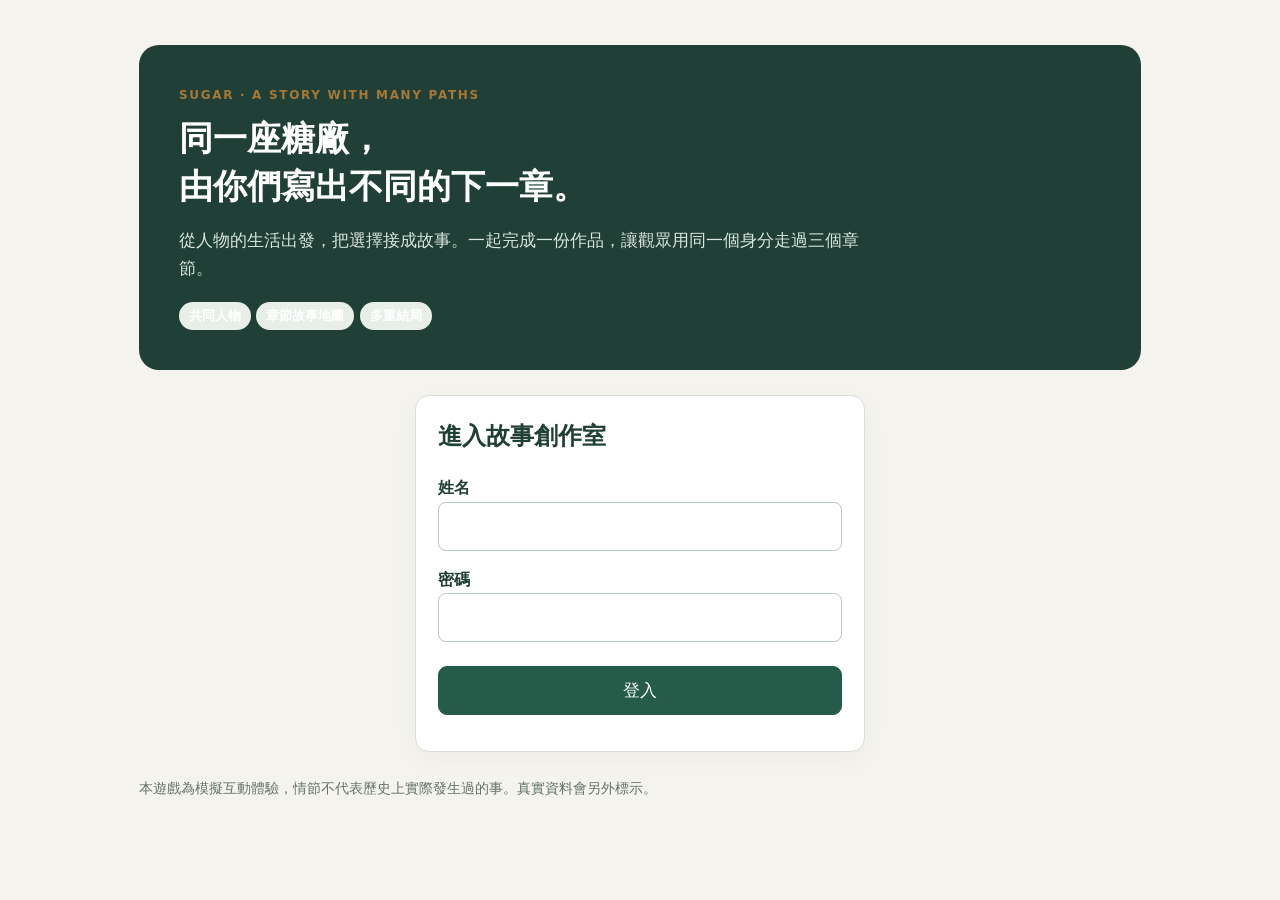
<file: index.html>
<!doctype html><html lang="zh-Hant"><head><meta charset="utf-8"><meta name="viewport" content="width=device-width,initial-scale=1"><title>糖的多重宇宙｜故事創作室</title><link rel="stylesheet" href="styles.css?v=2.3"></head><body><div id="app"></div><div id="drawer-root"></div><dialog id="modal"></dialog><div id="toast" role="status" aria-live="polite"></div><script src="config.js?v=2.3"></script><script src="transport.js?v=2.3"></script><script src="model.js?v=2.3"></script><script src="app.js?v=2.3"></script></body></html>
</file>
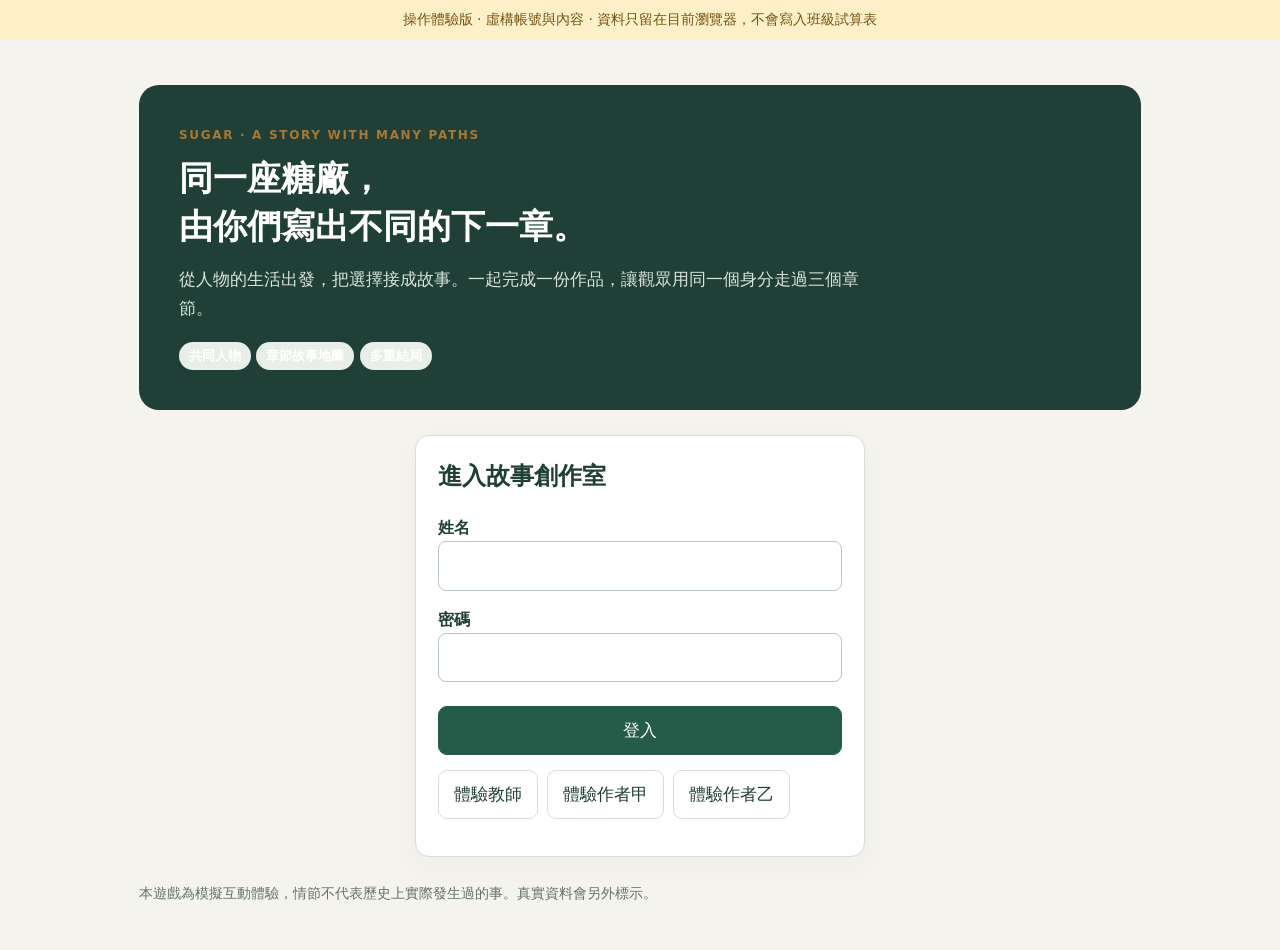
<file: demo.html>
<!doctype html><html lang="zh-Hant"><head><meta charset="utf-8"><meta name="viewport" content="width=device-width,initial-scale=1"><title>糖的多重宇宙｜故事創作室</title><style>:root{--ink:#203f37;--green:#255c49;--paper:#f5f3ed;--line:#d6dfd6;--gold:#a67936;--blue:#366a91;--muted:#63746b;--red:#a64536;--shadow:0 8px 28px #213f3709}*{box-sizing:border-box}body{margin:0;background:var(--paper);color:var(--ink);font:17px/1.7 system-ui,"Noto Sans TC",sans-serif}button,input,textarea,select{font:inherit}button,a.button{border:1px solid var(--line);border-radius:9px;padding:9px 15px;min-height:43px;background:white;color:var(--ink);cursor:pointer;text-decoration:none}button:hover,a.button:hover{background:#edf3eb;border-color:#7c9d87}button:disabled{opacity:.45;cursor:default}.primary{background:var(--green)!important;color:white!important;border-color:var(--green)!important}.danger{color:var(--red)!important}.small{font-size:14px;padding:5px 11px;min-height:34px}h1,h2,h3,p{margin-top:0}h1{font-size:29px;line-height:1.4}h2{font-size:24px;line-height:1.5}h3{font-size:19px}a{color:var(--green)}label{display:block;font-size:16px;font-weight:650;margin:15px 0 6px}input,textarea,select{width:100%;font-weight:400;color:var(--ink);background:white;border:1px solid #b9c9bd;border-radius:8px;padding:10px 12px}input[type=checkbox]{width:auto;accent-color:var(--green);margin-right:8px}textarea{min-height:110px;line-height:1.8;resize:vertical}input:focus,textarea:focus,select:focus,button:focus-visible{outline:3px solid #b9d2bf;outline-offset:2px}.row{display:flex;align-items:center;gap:12px;flex-wrap:wrap}.between{justify-content:space-between}.muted,small{color:var(--muted);font-size:14px}.tag{display:inline-block;font-size:13px;font-weight:700;border-radius:20px;padding:3px 10px;background:#e7efe8}.tag.choice{color:#865b13;background:#f5e9d1}.tag.ending{color:#315f85;background:#e4edf6}.tag.source{color:#795180;background:#f0e7f2}.tag.assigned{color:#246448;background:#dbf0df}.tag.pending{color:#9b5922;background:#faebdc}.top{padding:20px 30px;background:#203f37;color:white}.top small{color:#d4dfd7}.brand{font-size:23px;font-weight:800;letter-spacing:.04em}.eyebrow{font-size:12px;letter-spacing:.14em;color:var(--gold);font-weight:800}.wrap{max-width:1600px;padding:25px 30px;margin:auto}.toolbar{display:flex;gap:9px;align-items:center;flex-wrap:wrap;margin:15px 0}.panel,.card{background:white;border:1px solid var(--line);padding:22px;border-radius:14px;box-shadow:var(--shadow);margin-bottom:18px}.notice{background:#fcf4e2;border-left:4px solid var(--gold);padding:14px 17px;border-radius:5px;margin:15px 0;white-space:pre-wrap}.notice.good{background:#eaf4ed;border-color:var(--green)}.notice.error{background:#fff0eb;border-color:var(--red)}.demo-banner{padding:8px 20px;text-align:center;background:#fff0c9;color:#765313;font-size:14px}.common{display:grid;grid-template-columns:minmax(0,1fr) auto;gap:20px;align-items:center}.common p{margin:6px 0 0}.roles{display:flex;gap:13px;overflow:auto;padding:3px 1px 13px}.role-card{flex:0 0 245px;background:white;border:1px solid var(--line);border-radius:12px;padding:16px;text-align:left;box-shadow:var(--shadow)}.role-card h3{margin:9px 0 2px}.role-card p{font-size:14px;line-height:1.65;margin:6px 0}.role-portrait{width:48px;height:48px;object-fit:cover;float:right;border-radius:50%;background:#edf3e9}.chapters{display:flex;gap:8px;overflow-x:auto;margin:12px 0 20px}.chapters button{min-width:145px;white-space:nowrap;text-align:left}.chapters button.active{background:var(--green);color:white;border-color:var(--green)}.chapters small{display:block;color:inherit;opacity:.85}.work-area{display:grid;grid-template-columns:minmax(0,1fr);gap:20px}.map-panel{background:#fcfdf8;border:1px solid var(--line);border-radius:15px;overflow:hidden}.map-head{padding:18px 22px;border-bottom:1px solid var(--line);background:white}.map-head h2{margin:0}.map-head p{margin:5px 0 0}.map-scroller{overflow:auto;max-height:650px;background-image:radial-gradient(#b7c5b84d 1px,transparent 1px);background-size:22px 22px;touch-action:pan-x pan-y}.canvas{position:relative;min-width:100%;min-height:420px}.canvas svg{position:absolute;inset:0;overflow:visible;pointer-events:none}.node{position:absolute;width:245px;border:1px solid #becfc0;background:white;border-radius:12px;box-shadow:0 5px 16px #203f3710;padding:15px;min-height:150px;touch-action:pan-x pan-y}.node.ending{border-top:4px solid #5786a6}.node.choice{border-top:4px solid #b58a42}.node.assigned{box-shadow:0 0 0 2px #70a77c,0 5px 15px #203f3710}.node h3{font-size:18px;margin:10px 0 8px;line-height:1.5}.node .summary{font-size:14px;margin:5px 0;color:var(--muted);display:-webkit-box;-webkit-line-clamp:2;-webkit-box-orient:vertical;overflow:hidden}.node-open{padding:0;min-height:0;border:0;width:100%;text-align:left;background:none}.node-open:hover{background:none}.node-footer{margin-top:8px;padding-top:8px;border-top:1px solid var(--line)}.outlet{display:flex;align-items:center;gap:8px;font-size:13px;margin-top:7px}.outlet-text{flex:1;white-space:nowrap;overflow:hidden;text-overflow:ellipsis}.pin{width:19px;height:19px;min-height:19px;padding:0;border:2px solid #a67936;border-radius:50%;background:#fff7e4;touch-action:none}.pin.linked{background:#a67936}.grab{cursor:grab;touch-action:none;user-select:none;font-size:13px;color:var(--muted);padding:4px 0;border-bottom:1px dashed var(--line)}.dragging{cursor:grabbing;z-index:4;opacity:.9}.drop-target{outline:4px solid #83b48b}.map-hint{padding:12px 22px;color:var(--muted);font-size:14px;border-top:1px solid var(--line)}.grid{display:grid;grid-template-columns:repeat(auto-fit,minmax(240px,1fr));gap:15px}.grid .card{margin-bottom:0}.drawer-wrap{position:fixed;inset:0;background:#102c224d;z-index:20;display:flex;justify-content:flex-end}.drawer{width:min(650px,96vw);height:100%;overflow-y:auto;background:#fbfcf7;border-left:1px solid var(--line);box-shadow:-10px 0 45px #102c221a}.drawer-head{position:sticky;top:0;background:#203f37;color:white;padding:17px 24px;z-index:3}.drawer-head h2{font-size:21px;margin:0}.drawer-body{padding:22px 26px}.drawer form{margin:0}.savebar{position:sticky;bottom:0;background:#fffdf5ed;border:1px solid var(--line);padding:12px;border-radius:10px;margin-top:22px;z-index:3}.section{border-top:1px solid var(--line);padding-top:16px;margin-top:22px}.section h3{margin-bottom:8px}.option-card{border:1px solid #ddcfb3;border-left:4px solid #b38a49;background:#fffdf7;border-radius:9px;padding:14px;margin:16px 0}.option-card label{margin-top:10px}.option-card textarea{min-height:88px}.checkbox-list{display:flex;gap:8px;flex-wrap:wrap}.checkbox-list label{font-weight:400;font-size:14px;margin:0;border:1px solid var(--line);border-radius:8px;padding:7px 10px;background:white}.upload-zone{border:1px dashed #98b59c;background:#f3f7ef;border-radius:10px;padding:15px}.upload-zone input{background:white;font-size:14px;padding:8px}.preview-image{display:block;max-width:100%;max-height:230px;object-fit:contain;margin:13px auto;background:#eef1e9;border-radius:9px}.asset-picks{display:flex;gap:9px;overflow-x:auto;padding:10px 0}.asset-picks button{flex:0 0 90px;padding:5px;font-size:12px}.asset-picks img{width:78px;height:58px;object-fit:contain}.source-card{background:#f6f2f8;border:1px solid #d8cce0;border-radius:10px;padding:15px;margin:12px 0}.source-card p{font-size:15px}.history-text{max-height:280px;overflow:auto;white-space:pre-wrap;font-size:14px;background:#f1f4ed;padding:14px;border-radius:8px}dialog{width:min(760px,94vw);max-height:90vh;overflow:auto;border:1px solid var(--line);border-radius:16px;padding:25px;color:var(--ink)}dialog::backdrop{background:#102c227a}#toast{position:fixed;bottom:25px;left:50%;transform:translateX(-50%);padding:12px 23px;background:var(--ink);color:white;border-radius:10px;z-index:50;max-width:92vw;box-shadow:0 5px 30px #0003}#toast:empty{display:none}.spinner{display:inline-block;width:16px;height:16px;margin-right:7px;vertical-align:middle;border:2px solid #ffffff66;border-top-color:white;border-radius:50%;animation:spin .8s linear infinite}@keyframes spin{to{transform:rotate(360deg)}}.login-wrap{max-width:1050px;margin:45px auto;padding:0 24px}.hero{background:#203f37;color:white;border-radius:20px;padding:40px}.hero h1{font-size:34px;max-width:650px;margin:10px 0 15px}.hero p{color:#d8e5db;max-width:680px}.login-card{max-width:450px;margin:25px auto}.play{max-width:900px;margin:32px auto;padding:0 22px}.play-card{background:white;padding:35px;border:1px solid var(--line);border-radius:17px;box-shadow:var(--shadow)}.story-text{font-size:20px;line-height:1.95;white-space:pre-wrap;margin:25px 0}.play-image{width:100%;max-height:340px;object-fit:contain;background:#eef2e9;border-radius:12px;margin:16px 0}.play-options button{display:block;width:100%;text-align:left;padding:16px 20px;margin:13px 0;border-color:#a6bdac}.result{background:#f3eedf;padding:21px;border-radius:12px;margin:20px 0;white-space:pre-wrap;font-size:19px}.ending-list{border-left:3px solid #6c94af;padding-left:18px;margin:22px 0}.progress{display:flex;gap:8px;margin-bottom:20px}.progress span{height:5px;flex:1;background:#d8e1d6;border-radius:5px}.progress span.done{background:#46775b}details{border-top:1px solid var(--line);padding:14px 0;margin-top:14px}summary{cursor:pointer;font-weight:650}.sr{position:absolute;width:1px;height:1px;overflow:hidden;clip:rect(0,0,0,0)}
@media(max-width:800px){.top{padding:16px 20px}.brand{font-size:20px}.wrap{padding:20px 16px}.common{grid-template-columns:1fr}.hero{padding:28px}.hero h1{font-size:28px}.play-card{padding:23px}.story-text{font-size:18px}.drawer-body{padding:18px}.node{width:230px}.map-scroller{max-height:550px}}

/* v2.3 Focused, roomy editor with a persistent action bar. */
body.editor-open{overflow:hidden}.drawer-wrap{align-items:center;justify-content:center;padding:12px}.drawer{width:min(1320px,98vw);height:calc(100dvh - 24px);overflow:hidden;display:grid;grid-template-rows:auto minmax(0,1fr) auto;border:1px solid var(--line);border-radius:16px}.drawer.is-max{width:100vw;height:100dvh;border-radius:0}.drawer-wrap:has(.is-max){padding:0}.drawer-head{position:static;padding:15px 25px}.drawer-head small{color:#d4dfd7}.drawer-body{min-height:0;overflow-y:auto;overscroll-behavior:contain;padding:20px 32px 40px}.editor-fields{max-width:1080px;margin:auto}.drawer .savebar{position:static;margin:0;border-radius:0;border:0;border-top:1px solid #c6d4c7;padding:12px 25px max(12px,env(safe-area-inset-bottom));background:#fffdf5;box-shadow:0 -4px 14px #203f3709}.savebar #save-status{flex:1;min-width:170px}.drawer textarea[data-field="text"],.drawer textarea[data-field="intro"],.drawer textarea[data-field="background"],.drawer textarea[data-field="description"]{min-height:230px;font-size:18px}.editor-extra{border:1px solid var(--line);border-radius:10px;background:white;padding:15px 20px;margin:20px 0}.editor-extra>summary{font-size:17px}.editor-extra .section:first-child{border-top:0;margin-top:8px}.drawer .option-card{padding:20px;display:grid;grid-template-columns:minmax(0,1fr) minmax(0,1fr);column-gap:22px;align-items:start}.option-card>b,.option-card>p,.option-card>label:has(select),.option-card>label:has(input[type=checkbox]),.option-card>button{grid-column:1/-1}.option-card textarea{min-height:140px}#editor-notice:empty{display:none}.tree-view{padding:22px;min-height:260px}.tree-toolbar{position:sticky;top:0;z-index:2;background:#fcfdf8f5;padding:0 0 12px}.tree-toolbar p{margin:0;max-width:660px}.story-tree,.story-tree ul{list-style:none;padding:0;margin:0}.story-tree ul{margin-left:24px;padding-left:22px;border-left:2px solid #9bb6a0}.tree-item{padding:12px 0}.tree-card{max-width:680px;padding:17px 20px;border:1px solid #bacfbe;border-left:5px solid #b18b49;border-radius:10px;background:white;box-shadow:0 3px 10px #203f3708}.tree-card.ending{border-left-color:#5484a4}.tree-card.assigned{box-shadow:0 0 0 1px #82ad89}.tree-card h3{margin:9px 0 5px}.tree-card .summary{margin:5px 0 10px;font-size:15px}.tree-branch{padding-top:10px}.tree-option{display:flex;align-items:flex-start;gap:12px;max-width:700px;padding:11px 14px;border:1px solid #e1d7c3;border-radius:8px;background:#fff9eb;position:relative}.tree-option:before{content:'';position:absolute;width:23px;border-top:2px solid #9bb6a0;left:-24px;top:24px}.tree-option p{white-space:pre-wrap;font-size:14px;margin:4px 0 0}.tree-ref{display:flex;align-items:center;gap:12px;flex-wrap:wrap;color:#315f85;padding:12px 14px;margin:9px 0;background:#eaf1f6;border-radius:8px;max-width:650px;font-size:15px}.tree-ref.pending{color:#8c5d2a;background:#faf0df}.tree-focus{outline:3px solid #d5ae55}.tree-floating{margin-top:25px}.map-scroller:has(.tree-view){max-height:75vh}.tree-view .node-open{display:block}
@media(max-width:800px){.drawer-wrap{padding:0}.drawer{width:100vw;height:100dvh;border-radius:0}.drawer-head{padding:12px 16px}.drawer-body{padding:15px 18px 30px}.drawer .savebar{padding:10px 16px}.drawer .option-card{grid-template-columns:1fr}.tree-view{padding:14px}.story-tree ul{margin-left:10px;padding-left:13px}.tree-option:before{width:14px;left:-15px}.tree-toolbar{position:static}.tree-card{padding:14px}.drawer textarea[data-field="text"]{min-height:220px}}
</style></head><body><div id="app"></div><div id="drawer-root"></div><dialog id="modal"></dialog><div id="toast" role="status" aria-live="polite"></div><script>window.STUDIO_DEMO=true;</script><script>/* Sugar Story Studio v2: one work, shared characters, ordered chapters. */
var StoryModel=(function(){
 'use strict';
 var copy=function(x){return JSON.parse(JSON.stringify(x));};
 function list(a){return Array.isArray(a)?a:[]}
 function ids(a){return Array.from(new Set(list(a).map(function(x){return String(x).slice(0,120)}))).slice(0,100)}
 function str(x,n){return String(x==null?'':x).slice(0,n||3000)}
 function clean(type,d,teacher,old){
  d=d||{};var r={},fields={info:['title','intro','disclaimer','imageId'],chapter:['title','intro','imageId'],role:['name','job','background','want','worry','imageId'],relationship:['from','to','label','description'],node:['chapterId','kind','title','text','response','next','imageId','originMaterialId'],source:['title','fact','fiction','url','imageId','ownerNodeId'],material:['who','stage','action','reason','prediction','setting'],comment:['text','targetId']};
  if(type==='layout'){r.positions={};Object.keys(d.positions||{}).slice(0,400).forEach(function(id){if(!/^[\w-]{1,120}$/.test(id))return;var p=d.positions[id];r.positions[id]={x:Math.max(0,Math.min(20000,Number(p.x)||0)),y:Math.max(0,Math.min(20000,Number(p.y)||0))}});return r}
  if(!fields[type])throw Error('無法儲存這種卡片。');
  fields[type].forEach(function(k){r[k]=str(d[k],['text','intro','fact','fiction','background','description'].indexOf(k)>=0?8000:2000)});
  if(['info','chapter','role','relationship','node','source'].indexOf(type)>=0)r.assignees=ids(d.assignees);
  if(['info','chapter','node','role'].indexOf(type)>=0)r.sourceIds=ids(d.sourceIds);
  if(type==='info')r.schemaVersion=2;
  if(type==='chapter'){r.order=Math.max(1,Math.min(20,Number(d.order)||1));r.minScenes=Math.max(1,Math.min(20,Number(d.minScenes)||3));r.minEndings=Math.max(1,Math.min(20,Number(d.minEndings)||3));r.starts={};Object.keys(d.starts||{}).slice(0,40).forEach(function(k){r.starts[str(k,120)]=str(d.starts[k],120)})}
  if(type==='node'){if(['scene','choice','ending'].indexOf(r.kind)<0)throw Error('請選擇這一幕的類型。');r.roleIds=ids(d.roleIds);r.originMaterialIds=ids(list(d.originMaterialIds).concat(d.originMaterialId?[d.originMaterialId]:[]));r.nextEarly=!!d.nextEarly;r.options=list(d.options).slice(0,4).map(function(o,i){return{id:str(o.id||'option-'+i,120),label:str(o.label,400),result:str(o.result,4000),target:str(o.target,120),early:!!o.early}});var keys=r.options.map(function(o){return o.id});if(new Set(keys).size!==keys.length)throw Error('選項編號重複，請重新新增。')}
  if(type==='source'){if(r.url&&!/^https:\/\//i.test(r.url))throw Error('資料來源請填 https 網址。');var same=old&&['title','fact','fiction','url','imageId'].every(function(k){return (old[k]||'')===r[k]});r.approved=teacher?!!d.approved:!!(same&&old.approved);if(r.approved&&(!r.title||!r.fact||!r.url))throw Error('請補齊資料名稱、史實與來源，再勾選教師核對。')}
  return r;
 }
 function edges(e){var d=e.data;return d.kind==='choice'?list(d.options).map(function(o){return{key:o.id,target:o.target,label:o.label,result:o.result,early:!!o.early}}):d.kind==='scene'?[{key:'next',target:d.next,label:'繼續故事',early:!!d.nextEarly}]:[]}
 function chapters(es){return es.filter(function(e){return !e.deleted&&e.type==='chapter'}).sort(function(a,b){return a.data.order-b.data.order||a.id.localeCompare(b.id)})}
 function validate(es){
  var alive=es.filter(function(e){return !e.deleted}),by={},errors=[],warnings=[],roles=alive.filter(function(e){return e.type==='role'}),chs=chapters(alive),info=alive.find(function(e){return e.type==='info'}),allReached={};alive.forEach(function(e){by[e.id]=e});
  if(!info||!info.data.title||!info.data.intro)errors.push('完整作品的名稱與共同說明還沒寫好。');if(!roles.length)errors.push('至少建立一位玩家可以選的角色。');if(!chs.length)errors.push('請先建立章節。');
  roles.forEach(function(r){if(!r.data.name||!r.data.job||!r.data.background)errors.push('人物「'+(r.data.name||'未命名')+'」需要姓名、職業與背景。')});
  alive.forEach(function(e){var d=e.data;if(d.imageId&&(!by[d.imageId]||by[d.imageId].type!=='asset'))errors.push('「'+(d.title||d.name||'卡片')+'」的圖片不存在。');list(d.sourceIds).forEach(function(id){if(!by[id]||by[id].type!=='source'||!by[id].data.approved)errors.push('「'+(d.title||d.name||'卡片')+'」引用的真實對照卡尚未由教師確認。')});if(e.type==='relationship'&&(!by[d.from]||by[d.from].type!=='role'||!by[d.to]||by[d.to].type!=='role'||d.from===d.to))errors.push('有一條人物關係尚未指定兩位不同人物。')});
  chs.forEach(function(ch){var d=ch.data,nodes=alive.filter(function(e){return e.type==='node'&&e.data.chapterId===ch.id}),nb={},canEnd={},reached={};nodes.forEach(function(n){nb[n.id]=n;if(n.data.kind==='ending')canEnd[n.id]=true});
   var title=d.title||'未命名章節';if(!d.title||!d.intro)errors.push('「'+title+'」需要章節名稱與引言。');
   nodes.forEach(function(n){var x=n.data,t=x.title||'未命名卡片';if(!x.title||!x.text)errors.push('「'+title+'／'+t+'」缺少標題或情境。');if(x.kind==='choice'&&(list(x.options).length<2||list(x.options).length>4))errors.push('「'+t+'」請設計 2 至 4 個選項。');list(x.options).forEach(function(o){if(x.kind==='choice'&&(!o.label||!o.result))errors.push('「'+t+'」的選項需要行動與對應結果。')});edges(n).forEach(function(edge){if(!nb[edge.target])errors.push('「'+t+'」有等待教師接線的選項，或接到別章。');if(edge.early&&nb[edge.target]&&nb[edge.target].data.kind!=='ending')errors.push('「'+t+'」的提前結局標記只能接到結局。')});ids(x.roleIds).forEach(function(id){if(!by[id]||by[id].type!=='role')errors.push('「'+t+'」有已刪除的出場人物。')})});
   var changed=true;while(changed){changed=false;nodes.forEach(function(n){if(!canEnd[n.id]&&edges(n).some(function(e){return canEnd[e.target]})){canEnd[n.id]=true;changed=true}})}
   roles.forEach(function(role){var start=d.starts&&d.starts[role.id];if(!nb[start]||nb[start].data.kind==='ending'){errors.push('「'+title+'」還沒替「'+role.data.name+'」設定情節起點。');return}var dist={},queue=[start];dist[start]=1;
    while(queue.length){var id=queue.shift(),n=nb[id];reached[id]=true;allReached[id]=true;if(!canEnd[id])errors.push('「'+title+'／'+n.data.title+'」走不到任何結局。');edges(n).forEach(function(e){var target=nb[e.target];if(!target)return;if(target.data.kind==='ending'){reached[e.target]=true;allReached[e.target]=true;if(dist[id]<(Number(d.minScenes)||3)&&!e.early)errors.push('「'+role.data.name+'」在「'+title+'」少於 '+(d.minScenes||3)+' 幕就到「'+target.data.title+'」；請補情節，或由教師標記提前結局。')}else if(dist[e.target]===undefined||dist[e.target]>dist[id]+1){dist[e.target]=dist[id]+1;queue.push(e.target)}})}
   });
   var ends=nodes.filter(function(n){return n.data.kind==='ending'&&reached[n.id]&&n.data.title&&n.data.text});if(ends.length<(Number(d.minEndings)||3))errors.push('「'+title+'」至少需要 '+(d.minEndings||3)+' 個完成且走得到的結局，目前有 '+ends.length+' 個。');nodes.forEach(function(n){if(!reached[n.id])warnings.push('「'+title+'／'+n.data.title+'」還沒有角色會走到。')});
  });
  alive.filter(function(e){return e.type==='node'&&!chs.some(function(c){return c.id===e.data.chapterId})}).forEach(function(e){errors.push('「'+e.data.title+'」沒有放進有效章節。')});
  if(!alive.some(function(e){return e.type==='source'&&e.data.approved}))errors.push('完整作品至少需要一張經教師核對的真實對照卡。');
  return{errors:Array.from(new Set(errors)),warnings:Array.from(new Set(warnings))};
 }
 // Remove only unchanged built-in wording; keep custom writing and all map links.
 function stripTemplate(e){var out=copy(e),d=out.data||{},rules={"info:intro":{"同一座糖廠，連著不同人的生活。選擇一個身分，走過三個章節，看看每個決定如何影響自己與別人。":""},"chapter:title":{"機器來了":"第1章","收成與原料的新安排":"第2章","戰時生活的改變":"第3章"},"chapter:intro":{"工場傳出新消息：接下來將使用機器製糖。有人想學新技術，也有人擔心家裡的人手和生計。":"","交蔗、車班和田裡的人手，都得重新安排。上一章的選擇留下了影響，大家又要面對新的協商。":"","戰時需求使工場工作與田裡的種植安排面臨調整。家裡與工作都受到牽動，大家得再次決定怎麼安排生活。":"","新的消息傳來，這一次大家又得一起面對難題。":""},"node:title":{"第1幕：一個新的消息":"第1幕","第2幕：有人受到影響":"第2幕","第3幕：最後怎麼安排":"第3幕","結局甲：互相幫忙的新安排":"結局甲","結局乙：先試過再說":"結局乙","結局丙：留下另一個問題":"結局丙"},"node:text":{"消息傳來，原本的安排得重新想一想。你會先怎麼做？":"","你的行動讓另一個人也必須調整。他把自己的困難說了出來。":"","大家已經知道彼此的需要，現在得決定最後的安排。":"","大家交換了幫忙的條件。事情能繼續進行，但彼此也有了新的責任。":"","這次先做一小段，保留了調整的機會。往後大家還得觀察試過之後的變化。":"","原本的安排維持了。有人的需要還沒被解決，這件事會成為下一章可以接續的線索。":""},"option:label":{"先找當事人談談":"","找其他人一起幫忙":"","先照自己的想法做":"","一起合作，交換條件":"","先試一小步，再調整":"","堅持原來的安排":""},"option:result":{"有人願意幫忙，但也提出條件。":"","事情有了新的可能，還需要確認時間。":"","安排暫時定下來，也有人仍有顧慮。":""}};
 Object.keys(d).forEach(function(k){var map=rules[out.type+':'+k];if(map&&Object.prototype.hasOwnProperty.call(map,d[k]))d[k]=map[d[k]]});
 list(d.options).forEach(function(o){['label','result'].forEach(function(k){var map=rules['option:'+k];if(map&&Object.prototype.hasOwnProperty.call(map,o[k]))o[k]=map[o[k]]})});return out;
 }
 function chapterSeed(id,order,roleIds,title){var out=[],nodes=[id+'-s1',id+'-s2',id+'-s3'],ends=[id+'-e1',id+'-e2',id+'-e3'],starts={};roleIds.forEach(function(r){starts[r]=nodes[0]});function add(i,t,d){out.push({id:i,type:t,data:d,rev:1,deleted:false})}
  add(id,'chapter',{title:title||'第'+order+'章',order:order,intro:'',imageId:'',minScenes:3,minEndings:3,starts:starts,assignees:[],sourceIds:[]});
  nodes.forEach(function(n,i){add(n,'node',{chapterId:id,kind:'choice',title:'第'+(i+1)+'幕',text:'',response:'',imageId:'',roleIds:[],sourceIds:[],assignees:[],originMaterialIds:[],options:[0,1,2].map(function(j){return{id:n+'-o'+j,label:'',result:'',target:i<2?nodes[i+1]:ends[j],early:false}})})});
  ends.forEach(function(n,i){add(n,'node',{chapterId:id,kind:'ending',title:'結局'+['甲','乙','丙'][i],text:'',response:'',imageId:'',roleIds:[],sourceIds:[],assignees:[],originMaterialIds:[],options:[]})});return out;
 }
 function seed(){var rs=['role-farmer','role-worker','role-youth','role-manager'],es=[{id:'info',type:'info',rev:1,deleted:false,data:{schemaVersion:2,title:'糖的多重宇宙',intro:'',disclaimer:'本作品為學生創作的模擬互動故事，情節不代表歷史上實際發生過的事。真實歷史另以對照卡呈現。',imageId:'',sourceIds:[],assignees:[]}}];
  rs.forEach(function(id,i){es.push({id:id,type:'role',rev:1,deleted:false,data:{name:'人物'+(i+1),job:'',background:'',want:'',worry:'',imageId:'',sourceIds:[],assignees:[]}})});
  [1,2,3].forEach(function(i){es=es.concat(chapterSeed('chapter-'+i,i,rs,'第'+i+'章'))});es.push({id:'layout',type:'layout',rev:1,deleted:false,data:{positions:{}}});return es;
 }
 function publicEntities(es){var alive=es.filter(function(e){return !e.deleted}),used={};alive.forEach(function(e){if(['info','chapter','node','role','source'].indexOf(e.type)>=0&&e.data.imageId&&(e.type!=='source'||e.data.approved))used[e.data.imageId]=true});return alive.filter(function(e){return ['info','chapter','node','role','relationship','source','asset'].indexOf(e.type)>=0&&(e.type!=='source'||e.data.approved)&&(e.type!=='asset'||used[e.id])}).map(function(e){var d=copy(e.data);delete d.assignees;delete d.originMaterialId;delete d.originMaterialIds;delete d.ownerNodeId;return{id:e.id,type:e.type,data:d}})}
 function adaptLegacy(es){if(chapters(es).length)return copy(es);var out=copy(es),starts={};out.forEach(function(e){if(e.type==='role')starts[e.id]=e.data.startNode;if(e.type==='node'){e.data.chapterId='legacy-chapter';e.data.roleIds=e.data.roleIds||[];list(e.data.options).forEach(function(o){o.result=o.result||''})}});out.push({id:'legacy-chapter',type:'chapter',data:{title:'故事章節',intro:'',order:1,minScenes:3,minEndings:3,starts:starts},rev:1,deleted:false});return out}
 // A graph shown as a spanning tree: shared destinations and loops are references,
 // never recursively duplicated. Unconnected cards remain visible as separate roots.
 function storyTree(es,chapterId){var nodes=es.filter(function(e){return !e.deleted&&e.type==='node'&&e.data.chapterId===chapterId}),by={},incoming={},seen={},paths={},roots=[],floating=[];nodes.forEach(function(n){by[n.id]=n});nodes.forEach(function(n){edges(n).forEach(function(e){if(by[e.target])incoming[e.target]=true})});var ch=es.find(function(e){return !e.deleted&&e.id===chapterId&&e.type==='chapter'}),entries=ids(Object.keys(ch&&ch.data.starts||{}).map(function(r){return ch.data.starts[r]})).filter(function(id){return by[id]});
 function visit(id,path,anc){if(!by[id])return{kind:'missing',id:id};if(seen[id])return{kind:anc.indexOf(id)>=0?'loop':'reference',id:id};seen[id]=true;paths[id]=path.slice();var n={kind:'node',id:id,branches:[]};edges(by[id]).forEach(function(e,i){var key='edge:'+id+':'+e.key;n.branches.push({key:key,index:i,label:e.label,result:e.result||'',early:e.early,target:e.target,child:visit(e.target,path.concat([id,key]),anc.concat([id]))})});return n;}
 entries.forEach(function(id){if(!seen[id])roots.push(visit(id,[],[]))});nodes.filter(function(n){return !incoming[n.id]}).forEach(function(n){if(!seen[n.id])floating.push(visit(n.id,[],[]))});nodes.forEach(function(n){if(!seen[n.id])floating.push(visit(n.id,[],[]))});return{roots:roots,floating:floating,paths:paths};
 }
 return{storyTree:storyTree,stripTemplate:stripTemplate,copy:copy,clean:clean,edges:edges,chapters:chapters,validate:validate,seed:seed,chapterSeed:chapterSeed,publicEntities:publicEntities,adaptLegacy:adaptLegacy};
})();
if(typeof module!=='undefined')module.exports=StoryModel;
</script><script>/* Standalone, browser-local teaching preview only. No production credentials. */
window.DemoAPI=(function(){
 const key='sugar-studio-v22-demo',copy=StoryModel.copy;
 function load(){let saved=localStorage.getItem(key);if(saved){let db=JSON.parse(saved);db.entities=db.entities.map(StoryModel.stripTemplate);return db;}let es=StoryModel.seed();es.forEach(e=>{if(e.type==='role'||e.type==='relationship'||e.type==='node'||e.type==='chapter')e.data.assignees=['author-a']});let s={users:[{id:'teacher',name:'教師',role:'teacher'},{id:'author-a',name:'作者甲',role:'student'},{id:'author-b',name:'作者乙',role:'student'}],project:{id:'demo-work',title:'糖的多重宇宙',members:['author-a','author-b'],releaseId:''},entities:es,versions:{},leases:{},assets:{},releases:{}};save(s);return s}
 function save(s){localStorage.setItem(key,JSON.stringify(s))}
 function fail(message,code,latest){let e=Error(message);e.code=code;e.latest=latest;throw e}
 function allowed(u,e){return u.role==='teacher'||e&&['layout','asset','material','comment'].indexOf(e.type)<0&&(e.data.assignees||[]).includes(u.id)}
 function check(u){if(u.role!=='teacher')fail('這項操作需要教師身分。')}
 async function call(name,args){try{let db=load(),result;
  if(name==='studioLogin'){let u=db.users.find(x=>x.id===args[0]||x.name===args[0]);if(!u||args[1]!=='demo')fail('體驗版請使用下方的體驗按鈕。');return{ok:true,data:{backendVersion:2,token:'demo:'+u.id,user:u,projects:[db.project]}}}
  if(name==='studioPublished'){if(!db.project.releaseId||args[0]!==db.project.id)fail('這個故事尚未發布。');return{ok:true,data:db.releases[db.project.releaseId]}}
  if(name==='studioPublicImage'){let r=db.releases[args[1]];if(!db.project.releaseId||r?.projectId!==args[0]||!r.entities.some(x=>x.id===args[2]&&x.type==='asset'))fail('圖片未公開');return{ok:true,data:db.assets[args[2]]}}
  let u=db.users.find(x=>'demo:'+x.id===args[0]);if(!u)fail('請重新登入。');let action=args[1],v=args[2],p=db.project;if(!['listProjects','prepareBlankWork'].includes(action)&&v.projectId!==p.id)fail('沒有作品權限。');if(u.role!=='teacher'&&!p.members.includes(u.id))fail('沒有作品權限。');let x=db.entities.find(e=>e.id===v.id),stamp=()=>new Date().toISOString();
  function revision(){if((x?.rev||0)!==Number(v.expectedRev))fail('這張卡已有新版本，草稿已保留。','CONFLICT',x)}
  function record(e){(db.versions[e.id]??=[]).push({id:crypto.randomUUID(),data:copy(e.data),rev:e.rev,deleted:e.deleted,at:stamp(),type:e.type})}
  if(action==='listProjects')result=[p];
  else if(action==='prepareBlankWork'){check(u);result={id:p.id,title:p.title,created:false}}
  else if(action==='workspace')result={backendVersion:2,features:{materialPlacement:true,blankWork:true},schemaVersion:2,project:p,users:db.users,entities:db.entities,leases:Object.values(db.leases).filter(l=>l.expiresAt>Date.now()),url:''};
  else if(action==='lease'){let e=db.entities.find(e=>e.id===v.entityId&&!e.deleted);if(!allowed(u,e))fail('這張卡尚未分派給你。');let k=p.id+'|'+v.entityId,l=db.leases[k];if(l&&l.expiresAt>Date.now()&&(l.userId!==u.id||l.clientId!==v.clientId))fail('這張卡正在另一個頁面編輯。','LEASE_BUSY');result=db.leases[k]={key:k,userId:u.id,clientId:v.clientId,expiresAt:Date.now()+600000}}
  else if(action==='releaseLease'){let k=p.id+'|'+v.entityId,l=db.leases[k];if(l?.userId===u.id&&l.clientId===v.clientId)delete db.leases[k];result=true}
  else if(action==='save'){
   revision();let type=x?.type||v.type,d=copy(v.data);if(u.role!=='teacher'){
    if(!x&&type==='source'){let host=db.entities.find(e=>e.id===d.ownerNodeId&&!e.deleted);if(!allowed(u,host))fail('這張卡尚未分派給你。');d.assignees=host.data.assignees}
    else if(!x&&type==='comment'){}
    else{if(!allowed(u,x))fail('這張卡尚未分派給你。');d.assignees=x.data.assignees;if(type==='chapter')for(let k of ['order','minScenes','minEndings','starts'])d[k]=x.data[k];if(type==='relationship'){d.from=x.data.from;d.to=x.data.to}if(type==='node'){for(let k of ['chapterId','kind','next','nextEarly','originMaterialId','originMaterialIds'])d[k]=x.data[k];let before=x.data.options||[];d.options=before.map(o=>{let edit=(d.options||[]).find(n=>n.id===o.id);if(!edit)fail('既有選項由教師移除。');return {...o,label:edit.label,result:edit.result}}).concat((d.options||[]).filter(o=>!before.some(n=>n.id===o.id)).map(o=>({...o,target:'',early:false})))}}
   }
   if(type==='node'){let l=db.leases[p.id+'|'+v.id];if(!l||l.userId!==u.id||l.clientId!==v.clientId||l.expiresAt<=Date.now())fail('請重新取得編輯權。')}
   let clean=StoryModel.clean(type,d,u.role==='teacher',x?.data);result={id:v.id,type,data:clean,rev:(x?.rev||0)+1,deleted:false,updatedBy:u.id,updatedAt:stamp()};if(x)db.entities[db.entities.indexOf(x)]=result;else db.entities.push(result);record(result);if(type==='info')p.title=clean.title;
   if(type==='role'&&!x)db.entities.filter(e=>e.type==='chapter'&&!e.deleted).forEach(ch=>{ch.data.starts[result.id]=db.entities.find(n=>n.type==='node'&&!n.deleted&&n.data.chapterId===ch.id&&n.data.kind!=='ending')?.id||'';ch.rev++});
  }
  else if(action==='assignChapter'){check(u);let affected=db.entities.filter(e=>!e.deleted&&(e.id===v.chapterId||e.type==='node'&&e.data.chapterId===v.chapterId));affected.forEach(e=>{if(v.revisions[e.id]!==e.rev)fail('卡片有新版本','CONFLICT',e)});affected.forEach(e=>{e.data.assignees=v.assignees;e.rev++;record(e)});result={count:affected.length}}
  else if(action==='connect'){check(u);revision();let target=db.entities.find(e=>e.id===v.target&&!e.deleted&&e.type==='node');if(!x||target?.data.chapterId!==x.data.chapterId)fail('只能接到同一章的卡片。');if(x.data.kind==='choice'){let o=x.data.options.find(o=>o.id===v.optionId);o.target=v.target;o.early=!!v.early&&target.data.kind==='ending'}else{x.data.next=v.target;x.data.nextEarly=!!v.early}x.rev++;record(x);result=x}
  else if(action==='addChapter'){check(u);let order=StoryModel.chapters(db.entities).length+1,id='chapter-'+crypto.randomUUID();db.entities.push(...StoryModel.chapterSeed(id,order,db.entities.filter(e=>e.type==='role'&&!e.deleted).map(e=>e.id),v.title));result={id}}
  else if(action==='delete'){check(u);revision();let affected=x.type==='chapter'?db.entities.filter(e=>e.id===x.id||e.type==='node'&&e.data.chapterId===x.id):[x];affected.forEach(e=>{e.deleted=true;e.rev++;record(e)});result=true}
  else if(action==='history')result=(db.versions[v.entityId]||[]).slice().reverse();
  else if(action==='restore'){check(u);revision();let v2=(db.versions[x.id]||[]).find(e=>e.id===v.versionId);if(!v2)fail('找不到版本');x.data=copy(v2.data);x.rev++;x.deleted=false;record(x);result=true}
  else if(action==='upload'){let e=db.entities.find(e=>e.id===v.entityId&&!e.deleted);if(!allowed(u,e))fail('沒有編輯權限');let id='image-'+crypto.randomUUID();db.assets[id]=v.dataUrl;result={id,type:'asset',data:{name:v.name,fileId:id},rev:1,deleted:false};db.entities.push(result)}
  else if(action==='image')result=db.assets[v.assetId]||fail('找不到圖片');
  else if(action==='members'){check(u);p.members=v.members;result=true}
  else if(action==='publish'){check(u);let c=StoryModel.validate(db.entities);if(c.errors.length)fail(c.errors.join('\n'));let id=crypto.randomUUID();result={schemaVersion:2,projectId:p.id,releaseId:id,version:Object.keys(db.releases).length+1,entities:StoryModel.publicEntities(db.entities)};db.releases[id]=result;p.releaseId=id}
  else if(action==='unpublish'){check(u);p.releaseId='';result=true}
  else if(action==='importDecisions'){check(u);let count=0;[0,1,2].forEach(i=>{let id='demo-material-'+i;if(db.entities.some(e=>e.id===id))return;let e={id,type:'material',rev:1,deleted:false,data:{who:'虛構討論'+['甲','乙','丙'][i],stage:'體驗回合'+(i+1),action:['選擇先討論工作安排','選擇提出新的合作方式','選擇保留原本的做法'][i],reason:'這是供操作測試的虛構理由，可以和其他素材比較。',prediction:'這是供操作測試的虛構預測，創作時由學生重新思考。',setting:''}};db.entities.push(e);record(e);count++});result={count}}
  else if(action==='attachMaterials'){check(u);let node=db.entities.find(e=>!e.deleted&&e.type==='node'&&e.id===v.nodeId);if(!node||node.data.chapterId!==v.chapterId||!db.entities.some(e=>!e.deleted&&e.type==='chapter'&&e.id===v.chapterId))fail('請選擇有效章節與幕次。');if(node.rev!==v.expectedRev)fail('卡片已有新版本。','CONFLICT',node);let l=db.leases[p.id+'|'+node.id];if(l&&l.expiresAt>Date.now()&&(l.userId!==u.id||l.clientId!==v.clientId))fail('有人正在編輯這張卡。');let ids=[...new Set(v.materialIds||[])];if(!ids.length||ids.length>100||ids.some(id=>!db.entities.some(e=>!e.deleted&&e.type==='material'&&e.id===id)))fail('請選擇有效素材。');let before=[...new Set([...(node.data.originMaterialIds||[]),...(node.data.originMaterialId?[node.data.originMaterialId]:[])])],after=v.remove?before.filter(id=>!ids.includes(id)):[...new Set([...before,...ids])];if(after.length>100)fail('每幕最多一百份素材。');if(JSON.stringify(before)!==JSON.stringify(after)){node.data.originMaterialIds=after;delete node.data.originMaterialId;node.rev++;record(node)}result=node;}
  else fail('這項功能需要正式後台。');save(db);return{ok:true,data:copy(result)}
 }catch(e){return{ok:false,error:{message:e.message,code:e.code||'ERROR',latest:e.latest||null}}}}
 return{call};
})();
</script><script>'use strict';
const $=s=>document.querySelector(s),$$=s=>[...document.querySelectorAll(s)],esc=s=>String(s??'').replace(/[&<>"']/g,c=>({'&':'&amp;','<':'&lt;','>':'&gt;','"':'&quot;',"'":'&#39;'}[c])),uid=()=>crypto.randomUUID(),cp=StoryModel.copy;
function storage(key){try{let s=window[key];s.setItem('__check','1');s.removeItem('__check');return s}catch(_){let m={};return{getItem:k=>m[k]||null,setItem:(k,v)=>m[k]=String(v),removeItem:k=>delete m[k],key:i=>Object.keys(m)[i],get length(){return Object.keys(m).length}}}}
const local=storage('localStorage'),session=storage('sessionStorage'),clientId=uid(),demo=!!window.STUDIO_DEMO;
const TOKEN_KEY=demo?'studio-v2-demo-token':'studio-token';
let S={token:session.getItem(TOKEN_KEY)||'',user:null,projects:[],pid:'',ws:null,chapter:'',planning:false,edit:null,dirty:false,lease:false,saving:false,uploading:false,source:null,structureBusy:false,player:null,images:{},polling:false,treeFold:new Set(),treeInitialized:new Set(),treeFocus:'',editGen:0,sourceGen:0,remoteLatest:null,lockBlocked:false,saveError:null,editorMax:false},toastTimer;
const alive=t=>(S.ws?.entities||[]).filter(e=>!e.deleted&&(!t||e.type===t)),entity=id=>(S.ws?.entities||[]).find(e=>e.id===id),teacher=()=>S.user?.role==='teacher',title=e=>e?.data?.title||e?.data?.name||e?.data?.label||'未命名',kind=k=>({scene:'情節',choice:'選擇',ending:'結局'}[k]||'卡片'),editable=e=>!!e&&(teacher()||['layout','asset','material','comment'].indexOf(e.type)<0&&(e.data.assignees||[]).includes(S.user?.id));
function notify(t){$('#toast').textContent=t;clearTimeout(toastTimer);toastTimer=setTimeout(()=>$('#toast').textContent='',7000)}
async function rpc(name,args){let r=demo?await DemoAPI.call(name,args):await window.studioTransport.call(name,args);if(!r.ok){let e=Error(r.error?.message||'後台操作失敗。');e.code=r.error?.code;e.latest=r.error?.latest;throw e}return r.data}
function api(action,v={}){return rpc('studioApi',[S.token,action,{projectId:S.pid,...v}])}
function fail(e){notify(e.message||String(e))}
function modal(html){$('#modal').innerHTML='<div class="row between"><h2>查看與設定</h2><button data-act="closeModal">關閉</button></div>'+html;$('#modal').showModal()}
function draftKey(id){return 'studio-v2-draft:'+S.user.id+':'+S.pid+':'+id}
function keepDraft(){if(S.edit)try{local.setItem(draftKey(S.edit.id),JSON.stringify(S.edit))}catch(_){notify('這個瀏覽器無法保留草稿，請儘快儲存。')}}
function sourceChanged(){return !!S.source&&editable(S.source)&&JSON.stringify(S.source.data)!==JSON.stringify(entity(S.source.id)?.data)}
function hasUnsaved(){return S.dirty||sourceChanged()||S.saving||S.uploading}
function waitForSave(){return S.saving?new Promise(resolve=>(S.saveWaiters??=[]).push(resolve)):Promise.resolve(true)}
async function beforeLeave(){if(S.uploading){notify('圖片上傳中，請等完成後再切換。');return false}if(S.saving)await waitForSave();if(!hasUnsaved())return true;keepDraft();readSource();if(S.navResolve)return false;return new Promise(resolve=>{S.navResolve=resolve;modal('<h3>這張卡還有未儲存的內容</h3><p>切換前，要先存到作品嗎？這個裝置也已保留草稿。</p><div class="toolbar"><button class="primary" data-act="leaveSave">儲存後切換</button><button data-act="leaveCancel">繼續編輯</button><button data-act="leaveKeep">保留草稿，先切換</button></div>')})}
function resolveLeave(value){let resolve=S.navResolve;S.navResolve=null;$('#modal').close();if(resolve)resolve(value)}
async function leave(){if(S.edit&&S.lease)try{await api('releaseLease',{entityId:S.edit.id,clientId})}catch(_){}S.edit=null;S.source=null;S.dirty=false;S.lease=false;S.lockBlocked=false;S.remoteLatest=null;S.saveError=null;$('#drawer-root').innerHTML='';document.body?.classList?.remove('editor-open')}
function saveStatus(message){S.statusMessage=message;let status=$('#save-status');if(status)status.textContent=message;let button=$('#save-button');if(button){button.disabled=!editable(S.edit)||S.saving||S.uploading;button.innerHTML=S.saving?'<span class="spinner"></span>背景儲存中':'儲存這張卡'}let version=$('#editor-version');if(version&&S.edit)version.textContent='版本 '+S.edit.rev;let notice=$('#editor-notice');if(notice){notice.textContent=S.saveError||S.remoteLatest?'作品有新版本或暫時無法同步。你的編輯內容仍在此頁及本機草稿，請查看儲存狀態。':''}}
function upsertLocal(e){let i=S.ws.entities.findIndex(x=>x.id===e.id);if(i>=0)S.ws.entities[i]=cp(e);else S.ws.entities.push(cp(e))}
async function renewEditorLease(){if(!S.edit||!editable(S.edit)||S.renewing)return S.lease;S.renewing=true;let id=S.edit.id;try{await api('lease',{entityId:id,clientId});if(S.edit?.id===id){S.lease=true;S.lockBlocked=false}return true}catch(e){if(S.edit?.id===id){if(['LEASE_BUSY','LEASE_EXPIRED'].includes(e.code))S.lease=false;saveStatus('暫時無法同步，編輯內容已保留；按儲存可重試。')}return false}finally{S.renewing=false}}
async function workspace(){S.ws=await api('workspace');S.ws.entities=S.ws.entities.map(StoryModel.stripTemplate);S.projects=S.projects.map(p=>p.id===S.pid?{...p,title:S.ws.project.title,releaseId:S.ws.project.releaseId}:p);if(!StoryModel.chapters(alive()).some(c=>c.id===S.chapter))S.chapter=StoryModel.chapters(alive())[0]?.id||'';return S.ws}
function field(label,key,value,area=false,disabled=false,hint=''){return `<label>${label}${area?`<textarea data-field="${key}" placeholder="${esc(hint)}" ${disabled?'disabled':''}>${esc(value)}</textarea>`:`<input data-field="${key}" placeholder="${esc(hint)}" value="${esc(value)}" ${disabled?'disabled':''}>`}${hint?`<small class="muted">寫作提示：${esc(hint)}</small>`:''}</label>`}
function select(label,key,value,items,disabled=false,blank='請選擇'){return `<label>${label}<select data-field="${key}" ${disabled?'disabled':''}><option value="">${blank}</option>${items.map(e=>`<option value="${esc(e.id)}" ${e.id===value?'selected':''}>${esc(e.label||title(e))}</option>`).join('')}</select></label>`}
function loginScreen(){S.user=null;$('#app').innerHTML=`${demo?'<div class="demo-banner">操作體驗版 · 虛構帳號與內容 · 資料只留在目前瀏覽器，不會寫入班級試算表</div>':''}<div class="login-wrap"><div class="hero"><div class="eyebrow">SUGAR · A STORY WITH MANY PATHS</div><h1>同一座糖廠，<br>由你們寫出不同的下一章。</h1><p>從人物的生活出發，把選擇接成故事。一起完成一份作品，讓觀眾用同一個身分走過三個章節。</p><span class="tag">共同人物</span> <span class="tag">章節故事地圖</span> <span class="tag">多重結局</span></div><form id="login-form" class="panel login-card"><h2>進入故事創作室</h2><label>姓名<input id="login-name" required autocomplete="username"></label><label>密碼<input id="login-pass" type="password" required autocomplete="current-password"></label><button class="primary" id="login-button" style="width:100%;margin-top:18px">登入</button><p id="login-error" role="alert" class="muted" style="margin-top:12px"></p>${demo?'<div class="toolbar"><button type="button" data-act="demoLogin" data-id="teacher">體驗教師</button><button type="button" data-act="demoLogin" data-id="author-a">體驗作者甲</button><button type="button" data-act="demoLogin" data-id="author-b">體驗作者乙</button></div>':''}</form><p class="muted">本遊戲為模擬互動體驗，情節不代表歷史上實際發生過的事。真實資料會另外標示。</p></div>`}
async function login(name,password){let b=$('#login-button');b.disabled=true;b.innerHTML='<span class="spinner"></span>登入中';try{let r=await rpc('studioLogin',[name,password]);S.token=r.token;S.user=r.user;S.projects=r.projects;session.setItem(TOKEN_KEY,r.token);S.pid=r.projects[0]?.id||'';if(S.pid)await workspace();render()}catch(e){$('#login-error').textContent=e.message}finally{if(b.isConnected){b.disabled=false;b.textContent='登入'}}}
function render(){if(!S.user)return;$('#app').innerHTML=`${demo?'<div class="demo-banner">操作體驗版 · 這裡的修改不會寫入正式試算表</div>':''}<header class="top row between"><div><div class="brand">糖的多重宇宙 <span style="font-size:14px;font-weight:400">／故事創作室</span></div><small>${esc(S.user.name)} · ${teacher()?'教師安排與共編':'我的創作工作'}</small></div><div class="row">${S.projects.length>1?`<label class="sr" for="work-select">切換完整作品</label><select id="work-select" style="max-width:240px">${S.projects.map(p=>`<option value="${esc(p.id)}" ${p.id===S.pid?'selected':''}>${esc(p.title)}</option>`).join('')}</select>`:''}<button class="small" data-act="logout">登出</button></div></header><main class="wrap" id="work"></main>`;
 if(!S.ws){$('#work').innerHTML='<div class="panel"><h2>老師還沒將你加入作品</h2><p>請老師在工作台安排共編成員。</p></div>';return}
 if(!S.ws.backendVersion||S.ws.backendVersion<2){$('#work').innerHTML='<div class="panel"><h2>新版故事地圖已就緒</h2><p>請老師先更新 GAS 後台至 v2，再重新開啟網站。既有作品與帳號仍保留。</p></div>';return}
 if(S.ws.schemaVersion<2){$('#work').innerHTML=`<div class="panel"><h2>將原本的故事接成三個章節</h2><p>原本的人物、情節、圖片與議事素材會保留在第一章，另外建立第二、三章的地圖。原本的公開版本維持不變。</p>${teacher()?'<button class="primary" data-act="migrate">保留原內容，轉成三章作品</button>':'<p>請等老師完成故事地圖安排。</p>'}</div>`;return}
 let info=alive('info')[0],chs=StoryModel.chapters(alive()),ch=entity(S.chapter);$('#work').innerHTML=`<section class="panel common"><div><div class="eyebrow">ONE WORK · MANY POSSIBLE STORIES</div><h1 style="margin:7px 0">${esc(info?.data.title||S.ws.project.title)}</h1><p class="muted">${esc((info?.data.intro||'寫作提示：故事在哪裡、什麼時候發生？觀眾將扮演誰？').slice(0,130))}</p></div><div class="toolbar"><button data-act="open" data-id="${esc(info.id)}">共同說明</button><button data-act="preview" class="primary">玩家試玩</button>${teacher()?'<button data-act="teacher">教師工作台</button>':''}</div></section><div class="row between"><h2 style="margin-bottom:12px">共同人物</h2><div class="toolbar" style="margin:0 0 12px"><button data-act="relations">人物關係</button>${teacher()?'<button data-act="newRole">＋ 人物</button>':''}</div></div><section class="roles">${alive('role').map(r=>`<button class="role-card" data-act="open" data-id="${esc(r.id)}">${r.data.imageId?`<img class="role-portrait" data-image="${esc(r.data.imageId)}" alt="${esc(r.data.name)}">`:''}<span class="tag">${esc(r.data.job||'身分／職業待討論')}</span><h3>${esc(r.data.name)}</h3><p>${esc(r.data.background||'寫作提示：他過著什麼生活？有哪些經驗？')}</p>${(r.data.assignees||[]).includes(S.user.id)?'<span class="tag assigned">你負責的卡片</span>':''}</button>`).join('')}</section><nav class="chapters">${chs.map((c,i)=>`<button data-act="chapter" data-id="${esc(c.id)}" class="${S.chapter===c.id?'active':''}"><small>第 ${i+1} 章</small>${esc(c.data.title)}</button>`).join('')}${teacher()?'<button data-act="newChapter">＋ 新增章節</button>':''}</nav><div class="row between"><p class="muted" style="margin:0">${teacher()?'先安排卡片和故事線，再派發給學生。':'有綠色外框的是你負責的情節，點卡片就能開始寫。'}</p>${teacher()?`<div class="toolbar" style="margin:0 0 12px"><button data-act="planning" class="${S.planning?'primary':''}">${S.planning?'回到樹狀分支':'安排地圖與接線'}</button><button data-act="assignChapter">派發本章</button><button data-act="newNode" data-id="choice">＋ 一幕</button><button data-act="newNode" data-id="ending">＋ 結局</button></div>`:''}</div>${draftsMarkup()}<section class="map-panel"><div class="map-head row between"><div><h2>${esc(ch?.data.title||'章節')}</h2><p class="muted">${esc((ch?.data.intro||'寫作提示：交代時間、地點、新情況，以及人物將面對的難題。').slice(0,110))}</p></div><button data-act="open" data-id="${esc(ch?.id)}">章節引言${teacher()?'與起點':''}</button></div><div class="map-scroller"><div id="map" class="canvas"></div></div><div class="map-hint">${teacher()&&S.planning?'拖曳卡片上方移動位置；從選項右側的圓點拖到另一張卡，即可接線。也可在卡片內用選單接線。':'點卡片編寫情境、上傳圖片、設計選項結果與真實對照卡。'} 本章預設至少 ${ch?.data.minScenes||3} 幕、${ch?.data.minEndings||3} 個結局。</div></section>`;renderMap();hydrate();if(S.edit)renderDrawer()}
function draftsMarkup(){let prefix='studio-v2-draft:'+S.user.id+':'+S.pid+':',items=[];for(let i=0;i<local.length;i++){let k=local.key(i);if(k?.startsWith(prefix))try{let e=JSON.parse(local.getItem(k));if(entity(e.id)&&e.type!=='source'&&editable(entity(e.id)))items.push(e)}catch(_){}}return items.length?`<div class="notice">這個裝置有尚未儲存的草稿。<div class="toolbar">${items.map(e=>`<button class="small" data-act="recover" data-id="${esc(e.id)}">接回：${esc(title(e))}</button>`).join('')}</div></div>`:''}
function positionFor(n,i,nodes){let saved=alive('layout')[0]?.data.positions?.[n.id];if(saved)return saved;let list=nodes.filter(e=>(e.data.kind==='ending')===(n.data.kind==='ending')),j=list.findIndex(e=>e.id===n.id);return n.data.kind==='ending'?{x:1020,y:30+j*325}:{x:25+(j%3)*325,y:30+Math.floor(j/3)*380}}
function renderMap(){let box=$('#map');if(!box)return;if(!S.planning){renderTree(box);return}box.className='canvas';let nodes=alive('node').filter(e=>e.data.chapterId===S.chapter),positions=nodes.map((n,i)=>positionFor(n,i,nodes)),width=Math.max(1320,...positions.map(p=>p.x+280)),height=Math.max(460,...positions.map((p,i)=>p.y+(nodes[i].data.kind==='ending'?310:350)));box.style.width=width+'px';box.style.height=height+'px';box.innerHTML=`<svg id="edges" width="${width}" height="${height}" aria-hidden="true"><defs><marker id="arrow" markerWidth="8" markerHeight="8" refX="7" refY="4" orient="auto"><path d="M0 0L8 4L0 8" fill="#88a38c"/></marker></defs><g id="edge-lines"></g><path id="drag-edge" fill="none" stroke="#a67936" stroke-width="3" stroke-dasharray="7 4"/></svg>${nodes.map((n,i)=>`<article class="node ${n.data.kind} ${(n.data.assignees||[]).includes(S.user.id)?'assigned':''}" data-node="${esc(n.id)}" style="left:${positions[i].x}px;top:${positions[i].y}px">${teacher()&&S.planning?`<div class="grab" data-grab="${esc(n.id)}">移動卡片 · 拖曳這裡</div>`:''}<button class="node-open" data-act="open" data-id="${esc(n.id)}"><span class="tag ${n.data.kind}">${kind(n.data.kind)}</span><h3>${esc(n.data.title||'未命名')}</h3><p class="summary">${esc(n.data.text||(n.data.kind==='ending'?'寫作提示：選擇造成什麼改變？影響了誰？':'寫作提示：發生什麼事？人物為什麼需要做決定？'))}</p></button><div class="node-footer"><small>${(n.data.assignees||[]).map(id=>esc(S.ws.users.find(u=>u.id===id)?.name||'作者')).join('、')||'尚未派發'}</small>${StoryModel.edges(n).map(edge=>`<div class="outlet"><span class="outlet-text" title="${esc(edge.label)}">${esc(edge.label||'待寫選項')}${edge.early?' · 提前結局':''}</span>${teacher()&&S.planning?`<button class="pin ${edge.target?'linked':''}" data-pin="${esc(n.id)}" data-option="${esc(edge.key)}" aria-label="將${esc(edge.label||'這個選項')}接到另一幕"></button>`:`<span class="tag ${edge.target?'':'pending'}">${edge.target?'已接線':'待接線'}</span>`}</div>`).join('')}</div></article>`).join('')}`;requestAnimationFrame(drawEdges)}
function renderTree(box){let tree=StoryModel.storyTree(alive(),S.chapter),scope=S.pid+':'+S.chapter;if(!S.treeInitialized.has(scope)){let rootIds=tree.roots.map(n=>n.id);alive('node').filter(n=>n.data.chapterId===S.chapter&&!rootIds.includes(n.id)).forEach(n=>S.treeFold.add(n.id));S.treeInitialized.add(scope)}S.treePaths=tree.paths;box.className='canvas tree-view';box.style.width='100%';box.style.height='auto';function ref(item){let e=entity(item.id);return item.kind==='missing'?'<div class="tree-ref pending">等待教師接線</div>':`<div class="tree-ref"><span>${item.kind==='loop'?'回到前面的情節':'接到共用情節'}：${esc(title(e))}</span><button class="small" data-act="treeLocate" data-id="${esc(item.id)}">前往查看</button></div>`}
function card(item){if(item.kind!=='node')return ref(item);let n=entity(item.id),fold=S.treeFold.has(n.id),branches=item.branches;return `<li class="tree-item" id="tree-${esc(n.id)}"><article class="tree-card ${n.data.kind} ${editable(n)?'assigned':''} ${S.treeFocus===n.id?'tree-focus':''}"><div class="row between"><span class="tag ${n.data.kind}">${kind(n.data.kind)}</span>${branches.length?`<button class="small" data-act="treeFold" data-id="${esc(n.id)}" aria-expanded="${!fold}" aria-label="${fold?'展開':'收合'}${esc(title(n))}的分支">${fold?'展開分支':'收合分支'}</button>`:''}</div><button class="node-open" data-act="open" data-id="${esc(n.id)}"><h3>${esc(title(n))}</h3><p class="summary">${esc(n.data.text||'寫作提示：'+(n.data.kind==='ending'?'前面的選擇造成什麼結果？':'這裡發生什麼事？人物需要決定什麼？'))}</p><span class="muted">${editable(n)?'編輯這張卡':'閱讀這張卡'}</span></button>${fold?`<small>已收合 ${branches.length} 條分支</small>`:''}</article>${branches.length&&!fold?`<ul class="tree-branches">${branches.map(edge=>{let hidden=S.treeFold.has(edge.key);return `<li class="tree-branch"><div class="tree-option"><button class="small" data-act="treeFold" data-id="${esc(edge.key)}" aria-expanded="${!hidden}">${hidden?'展開':'收合'}</button><div><b>${n.data.kind==='choice'?'選項 '+(edge.index+1)+'：':''}${esc(edge.label||'待寫行動')}</b>${edge.result?`<p>${esc(edge.result)}</p>`:''}${edge.early?'<span class="tag">提前結局</span>':''}</div></div>${!hidden?`<ul>${edge.child.kind==='node'?card(edge.child):'<li>'+ref(edge.child)+'</li>'}</ul>`:''}</li>`}).join('')}</ul>`:''}</li>`}
box.innerHTML=`<div class="tree-toolbar row between"><p class="muted">依選項往下看。共用情節只顯示一次，按「前往查看」可找到接續位置。</p><div class="row"><button class="small" data-act="treeExpandAll">全部展開</button><button class="small" data-act="treeCollapseAll">全部收合</button></div></div><ul class="story-tree">${tree.roots.map(card).join('')}</ul>${tree.floating.length?'<details class="tree-floating" open><summary>其他起點／尚未接入的卡片</summary><ul class="story-tree">'+tree.floating.map(card).join('')+'</ul></details>':''}`;}
function foldTree(id){let scroller=$('.map-scroller'),y=scroller?.scrollTop||0;S.treeFold.has(id)?S.treeFold.delete(id):S.treeFold.add(id);renderMap();if(scroller)scroller.scrollTop=y}
function locateTree(id){(S.treePaths?.[id]||[]).forEach(key=>S.treeFold.delete(key));S.treeFocus=id;renderMap();requestAnimationFrame(()=>document.getElementById?.('tree-'+id)?.scrollIntoView({block:'nearest',behavior:'smooth'}))}
function drawEdges(){let box=$('#map'),g=$('#edge-lines');if(!box||!g)return;let rect=box.getBoundingClientRect(),parts=[];alive('node').filter(e=>e.data.chapterId===S.chapter).forEach(n=>{let el=$$('[data-node]').find(x=>x.dataset.node===n.id);if(!el)return;StoryModel.edges(n).forEach((edge,i)=>{let target=$$('[data-node]').find(x=>x.dataset.node===edge.target);if(!target)return;let a=el.getBoundingClientRect(),b=target.getBoundingClientRect(),pin=[...el.querySelectorAll('[data-pin]')].find(x=>x.dataset.option===edge.key),pr=pin?.getBoundingClientRect(),x1=pr?pr.left+pr.width/2-rect.left:a.right-rect.left,y1=pr?pr.top+pr.height/2-rect.top:a.bottom-rect.top-20-(StoryModel.edges(n).length-i-1)*33,x2=b.left-rect.left,y2=b.top-rect.top+65,mid=(x1+x2)/2;parts.push(`<path d="M${x1} ${y1}C${x2>x1?mid:x1+70} ${y1},${x2>x1?mid:x2-60} ${y2},${x2} ${y2}" fill="none" stroke="${edge.early?'#b28b4d':'#88a38c'}" stroke-width="2" marker-end="url(#arrow)"/>`)})});g.innerHTML=parts.join('')}
function assignments(d){if(!teacher())return '';return `<div class="section"><h3>派發這張卡</h3><p class="muted">勾選可以編輯這張卡的學生。未勾選的人仍能閱讀。</p><div class="checkbox-list">${S.ws.users.filter(u=>u.role==='student'&&S.ws.project.members.includes(u.id)).map(u=>`<label><input type="checkbox" data-assignee="${esc(u.id)}" ${(d.assignees||[]).includes(u.id)?'checked':''}>${esc(u.name)}</label>`).join('')}</div></div>`}
function imageBlock(d,source=false){return `<div class="section"><h3>${source?'對照卡圖片':'這張卡的圖片'}</h3><div class="upload-zone"><label>${source?'替對照卡選圖片':'上傳或更換圖片'}<input type="file" data-upload="${source?'source':'main'}" accept="image/png,image/jpeg,image/webp" ${editable(source?S.source:S.edit)?'':'disabled'}></label><small>選好後會縮小圖片並上傳，完成後請儲存卡片。</small>${d.imageId?`<img class="preview-image" data-image="${esc(d.imageId)}" alt="圖片預覽"><button type="button" class="small" data-act="clearImage" data-id="${source?'source':'main'}" ${editable(source?S.source:S.edit)?'':'disabled'}>移除這張卡的圖片</button>`:''}<p class="muted" id="upload-${source?'source':'main'}"></p></div>${alive('asset').length?`<details><summary>選用作品中已有的圖片</summary><div class="asset-picks">${alive('asset').map(a=>`<button type="button" data-act="pickImage" data-id="${esc(a.id)}" data-for="${source?'source':'main'}" ${editable(source?S.source:S.edit)?'':'disabled'}><img data-image="${esc(a.id)}" alt="${esc(a.data.name)}">${esc(a.data.name.slice(0,12))}</button>`).join('')}</div></details>`:''}</div>`}
async function openCard(id,recover=false){if(!await beforeLeave())return;await leave();let e=entity(id);if(!e||e.deleted)return;S.edit=cp(e);S.statusMessage='已載入作品內容';if(recover){let d=local.getItem(draftKey(id));if(d){S.edit.data=JSON.parse(d).data;S.edit.rev=JSON.parse(d).rev;S.dirty=true;S.statusMessage='已接回本機草稿，尚未存到作品'}}if(editable(e)){try{await api('lease',{entityId:id,clientId});S.lease=true}catch(err){S.lockBlocked=err.code==='LEASE_BUSY';S.statusMessage=S.lockBlocked?'另一個頁面正在編輯，可以閱讀或稍後重試。':'連線暫時中斷，仍可寫本機草稿，稍後再儲存。'}}renderDrawer()}
function readForm(){let f=$('#card-form');if(!f||!S.edit||!editable(S.edit)||S.lockBlocked)return;let before=JSON.stringify(S.edit.data);f.querySelectorAll('[data-field]').forEach(el=>{if(!el.disabled)S.edit.data[el.dataset.field]=el.type==='checkbox'?el.checked:el.value});if(teacher())S.edit.data.assignees=[...f.querySelectorAll('[data-assignee]:checked')].map(x=>x.dataset.assignee);if(S.edit.type==='node'){S.edit.data.roleIds=[...f.querySelectorAll('[data-role]:checked')].map(x=>x.dataset.role);S.edit.data.options=[...f.querySelectorAll('.option-card')].map(el=>({id:el.dataset.option,label:el.querySelector('[data-opt="label"]').value,result:el.querySelector('[data-opt="result"]').value,target:el.querySelector('[data-opt="target"]')?el.querySelector('[data-opt="target"]').value:el.dataset.target||'',early:el.querySelector('[data-opt="early"]')?el.querySelector('[data-opt="early"]').checked:el.dataset.early==='true'}))}if(S.edit.type==='chapter'&&teacher()){S.edit.data.starts={};f.querySelectorAll('[data-start]').forEach(el=>S.edit.data.starts[el.dataset.start]=el.value)}if(before!==JSON.stringify(S.edit.data)){S.dirty=true;keepDraft();saveStatus('尚未存到作品 · 草稿已保留，每60秒背景儲存')}}
function renderDrawer(){let e=S.edit;if(!e)return;let d=e.data,can=editable(e)&&!S.lockBlocked,disabled=!can,nodes=alive('node').filter(n=>n.data.chapterId===(e.type==='chapter'?e.id:d.chapterId)),body='',isTeacher=teacher();
 if(e.type==='info')body=field('完整作品名稱','title',d.title,false,disabled)+field('共同說明','intro',d.intro,true,disabled,'故事在哪裡、什麼時候發生？觀眾將扮演誰？為什麼需要做選擇？')+field('作品與歷史的說明','disclaimer',d.disclaimer,true,disabled);
 if(e.type==='role')body=field('人物姓名','name',d.name,false,disabled,'人物叫什麼名字？')+field('身分／職業','job',d.job,false,disabled,'他做什麼工作？在故事中有什麼身分？')+field('他的背景與生活經驗','background',d.background,true,disabled,'他住在哪裡？曾經歷什麼事？這些經驗如何影響他？')+field('他希望什麼？','want',d.want,false,disabled,'這個人物希望事情變成什麼樣子？')+field('他擔心什麼？','worry',d.worry,false,disabled,'他怕失去什麼？誰的處境會讓他猶豫？')+`<div class="section"><h3>人物關係</h3>${alive('relationship').filter(r=>r.data.from===e.id||r.data.to===e.id).map(r=>`<p><span class="tag">${esc(r.data.label)}</span> ${esc(title(entity(r.data.from===e.id?r.data.to:r.data.from)))}<br><small>${esc(r.data.description)}</small> <button type="button" class="small" data-act="open" data-id="${esc(r.id)}">查看關係卡</button></p>`).join('')||'<p class="muted">由教師先建立關係線，再派發關係卡編輯。</p>'}</div>`;
 if(e.type==='relationship')body=select('人物一','from',d.from,alive('role'),!isTeacher||disabled)+select('人物二','to',d.to,alive('role'),!isTeacher||disabled)+field('他們是什麼關係？','label',d.label,false,disabled)+field('他們會怎麼互相影響？','description',d.description,true,disabled);
 if(e.type==='chapter')body=field('章節名稱','title',d.title,false,disabled,'討論後再為這一章命名，可隨時修改。')+field('進入這一章時，觀眾讀到的引言','intro',d.intro,true,disabled,'交代這一章的時間、地點和新情況。人物遇到什麼難題？先讓觀眾了解處境，不必先說結果。')+(isTeacher?`<details class="section"><summary>教師設定：章節順序、角色起點與路線規則</summary>${field('章節順序','order',d.order,false,disabled)}${field('一般路線至少經過幾幕？','minScenes',d.minScenes||3,false,disabled)}${field('至少有幾個結局？','minEndings',d.minEndings||3,false,disabled)}<h3 style="margin-top:20px">各角色從哪一幕開始？</h3>${alive('role').map(r=>`<label>${esc(r.data.name)}<select data-start="${esc(r.id)}" ${disabled?'disabled':''}><option value="">請指定起點</option>${nodes.filter(n=>n.data.kind!=='ending').map(n=>`<option value="${esc(n.id)}" ${d.starts?.[r.id]===n.id?'selected':''}>${esc(n.data.title)}</option>`).join('')}</select></label>`).join('')}</details>`:'');
 if(e.type==='node'){body=(isTeacher?select('卡片類型','kind',d.kind,[{id:'choice',label:'選擇：觀眾做決定'},{id:'scene',label:'情節：接續發生的事'},{id:'ending',label:'本章結局'}],disabled):`<span class="tag ${d.kind}">${kind(d.kind)}</span>`)+field(d.kind==='ending'?'這個結局叫什麼？':'這一幕叫什麼？','title',d.title,false,disabled)+field(d.kind==='ending'?'哪些人的生活改變了？留下什麼影響？':'眼前發生什麼事？人物說了什麼？','text',d.text,true,disabled,d.kind==='ending'?'寫出前面的選擇造成什麼改變、影響了誰。這個結果可以留下什麼問題？':'交代時間、地點、發生的事，以及人物的反應。觀眾接下來需要決定什麼？')+`<label>這一幕涉及哪些人物？</label><div class="checkbox-list">${alive('role').map(r=>`<label><input type="checkbox" data-role="${esc(r.id)}" ${(d.roleIds||[]).includes(r.id)?'checked':''} ${disabled?'disabled':''}>${esc(r.data.name)}</label>`).join('')}</div>`;
  if(d.kind==='choice')body+=`<div class="section"><h3>觀眾可以怎麼做？選了之後呢？</h3>${(d.options||[]).map((o,i)=>`<div class="option-card" data-option="${esc(o.id)}" data-target="${esc(o.target)}" data-early="${!!o.early}"><b>選項 ${i+1}</b><label>可以採取的行動<input data-opt="label" placeholder="人物可以採取什麼行動？" value="${esc(o.label)}" ${disabled?'disabled':''}></label><label>選了之後，發生的結果<textarea data-opt="result" placeholder="這個行動會影響誰？接著會發生什麼事？" ${disabled?'disabled':''}>${esc(o.result)}</textarea></label>${isTeacher?`<label>接往哪一幕或結局？<select data-opt="target" ${disabled?'disabled':''}><option value="">暫時留白，稍後接線</option>${nodes.map(n=>`<option value="${esc(n.id)}" ${o.target===n.id?'selected':''}>${esc(n.data.title)}</option>`).join('')}</select></label><label style="font-size:14px;font-weight:400"><input type="checkbox" data-opt="early" ${o.early?'checked':''} ${disabled?'disabled':''}>這條線可以提前進入結局</label><button type="button" class="small danger" data-act="removeOption" data-id="${i}" ${disabled?'disabled':''}>移除選項</button>`:`<p class="muted">${o.target?'接往：'+esc(title(entity(o.target))):'等待老師接線'}${o.early?' · 提前結局':''}</p>`}</div>`).join('')}<button type="button" data-act="addOption" ${(d.options||[]).length>=4||disabled?'disabled':''}>＋ 增加選項與結果</button></div>`;
  if(d.kind==='scene'&&isTeacher)body+=select('接往下一幕','next',d.next,nodes,disabled)+`<label style="font-weight:400;font-size:14px"><input type="checkbox" data-field="nextEarly" ${d.nextEarly?'checked':''} ${disabled?'disabled':''}>允許這條線提前進入結局</label>`;
  if(d.kind==='ending')body+='<div class="notice good">這是本章的其中一種結果。玩家會保留這個結局，再以同一個身分進入下一章。</div>';
  body+=field('補充對話或反應（可留白）','response',d.response,true,disabled);if(isTeacher||materialIds(d).length)body+=`<details class="editor-extra"><summary>議事庭參考素材</summary>${materialReferences(d,isTeacher)}</details>`;
 }
 let image=['info','role','chapter','node'].includes(e.type)?imageBlock(d):'',sources=['info','chapter','node'].includes(e.type)?sourcesMarkup(d):'';
 $('#drawer-root').innerHTML=`<div class="drawer-wrap"><aside class="drawer ${S.editorMax?'is-max':''}" role="dialog" aria-modal="true" aria-label="卡片編輯"><header class="drawer-head row between"><div><small>${({info:'完整作品',role:'人物設定',relationship:'人物關係',chapter:'章節引言',node:kind(d.kind)})[e.type]} · <span id="editor-version">版本 ${e.rev}</span></small><h2>${esc(title(e))}</h2></div><div class="row"><button class="small" data-act="editorSize">${S.editorMax?'標準大小':'放大至全螢幕'}</button><button class="small" data-act="closeDrawer">返回地圖</button></div></header><div class="drawer-body"><div class="editor-fields"><p id="editor-notice" role="status" class="muted"></p>${!editable(e)?'<div class="notice">這張卡可以閱讀。編輯工作由老師分派。</div>':S.lockBlocked?'<div class="notice">另一個頁面正在編輯，稍後可按下方「重新連線」。</div>':''}<form id="card-form">${body}${image?`<details class="editor-extra" ${d.imageId?'open':''}><summary>${e.type==='role'?'人物圖片':e.type==='chapter'?'章節開場圖片':'圖片'}</summary>${image}</details>`:''}${sources?`<details class="editor-extra" ${S.source?'open':''}><summary>歷史資料與真實對照卡</summary>${sources}</details>`:''}<details class="editor-extra"><summary>${isTeacher?'分工與共編設定':'共編資訊'}</summary>${assignments(d)}<div class="section"><h3>給這張卡的建議</h3>${alive('comment').filter(c=>c.data.targetId===e.id).map(c=>`<p><span class="tag">${esc(S.ws.users.find(u=>u.id===c.updatedBy)?.name||'作者')}</span> ${esc(c.data.text)}</p>`).join('')}<label>留言<textarea id="comment-text"></textarea></label><button type="button" data-act="comment">留下建議</button></div></details></form></div></div><footer class="savebar row"><button type="button" class="primary" id="save-button" data-act="saveCard" ${!editable(e)||S.saving||S.uploading?'disabled':''}>${S.saving?'<span class="spinner"></span>背景儲存中':'儲存這張卡'}</button><span class="muted" id="save-status" role="status" aria-live="polite">${esc(S.statusMessage||(S.dirty?'尚未存到作品 · 本機草稿已保留':'已載入作品內容'))}</span><div class="row">${editable(e)?'<button type="button" class="small" data-act="reacquire">重新連線</button>':''}<button type="button" class="small" data-act="history">修改紀錄</button>${isTeacher&&!['info','layout'].includes(e.type)?'<button type="button" class="small danger" data-act="delete">移到回收區</button>':''}</div></footer></aside></div>`;document.body?.classList?.add('editor-open');hydrate()}
function sourcesMarkup(d){let linked=(d.sourceIds||[]).map(entity).filter(e=>e&&!e.deleted);return `<div class="section"><h3>真實對照卡</h3><p class="muted">把史料與創作放在一起比較，不用離開這一幕。</p>${linked.map(s=>`<div class="source-card"><span class="tag source">${s.data.approved?'教師已核對':'待核對'}</span><h3 style="margin:10px 0">${esc(s.data.title||'尚未命名的對照卡')}</h3><p><b>史料：</b>${esc(s.data.fact)}</p><p><b>我們的故事：</b>${esc(s.data.fiction)}</p>${s.data.imageId?`<img class="preview-image" data-image="${esc(s.data.imageId)}" alt="對照圖片">`:''}${editable(S.edit)?`<button type="button" class="small" data-act="editSource" data-id="${esc(s.id)}">${editable(s)?'編輯':'查看'}對照卡</button><button type="button" class="small" data-act="unlinkSource" data-id="${esc(s.id)}">從本卡移除</button>`:''}</div>`).join('')}${editable(S.edit)?'<div class="toolbar"><button type="button" data-act="newSource">＋ 在這裡新增對照卡</button><button type="button" data-act="chooseSource">選用已有的對照卡</button></div>':''}<div id="source-editor">${S.source?sourceEditor():''}</div></div>`}
function sourceEditor(){let e=S.source,d=e.data,can=editable(e);return `<div class="source-card"><h3>編輯真實對照卡</h3>${['title','fact','fiction','url'].map((k,i)=>`<label>${['資料名稱','歷史資料提到什麼？','我們的故事怎麼運用或改寫？','原始資料網址'][i]}${i===1||i===2?`<textarea data-source-field="${k}" ${can?'':'disabled'}>${esc(d[k])}</textarea>`:`<input data-source-field="${k}" value="${esc(d[k])}" ${can?'':'disabled'}>`}</label>`).join('')}${teacher()?`<label style="font-weight:400"><input type="checkbox" data-source-field="approved" ${d.approved?'checked':''}>我已核對原始資料，確認史實可使用。</label>`:'<p class="muted">修改後，這張卡會重新等待老師核對。</p>'}${imageBlock(d,true)}${teacher()?`<label>這張對照卡由誰編輯？</label><div class="checkbox-list">${S.ws.users.filter(u=>u.role==='student'&&S.ws.project.members.includes(u.id)).map(u=>`<label><input type="checkbox" data-source-author="${esc(u.id)}" ${(d.assignees||[]).includes(u.id)?'checked':''}>${esc(u.name)}</label>`).join('')}</div>`:''}<button type="button" class="primary" data-act="saveSource" ${can?'':'disabled'}>儲存對照卡</button><button type="button" data-act="closeSource">收起</button></div>`}
function readSource(){if(!S.source||!editable(S.source))return;$$('[data-source-field]').forEach(el=>{if(!el.disabled)S.source.data[el.dataset.sourceField]=el.type==='checkbox'?el.checked:el.value});if(teacher())S.source.data.assignees=$$('[data-source-author]:checked').map(x=>x.dataset.sourceAuthor);if(sourceChanged()){try{local.setItem(draftKey(S.source.id),JSON.stringify(S.source))}catch(_){}saveStatus('對照卡尚未存到作品 · 草稿已保留')}}
async function persistSource(){let e=S.source;if(!e||!editable(e))return;let snapshot=cp(e);try{let current=entity(e.id);if(current&&JSON.stringify(current.data)===JSON.stringify(snapshot.data)){local.removeItem(draftKey(e.id));return current}let r=await api('save',{id:snapshot.id,type:'source',data:snapshot.data,expectedRev:snapshot.rev,clientId});upsertLocal(r);if(S.source?.id===snapshot.id){let changed=JSON.stringify(S.source.data)!==JSON.stringify(snapshot.data);S.source.rev=r.rev;if(!changed){S.source.data=cp(r.data);local.removeItem(draftKey(e.id))}else local.setItem(draftKey(e.id),JSON.stringify(S.source))}return r}catch(error){error.forSource=true;throw error}}
async function saveCard({automatic=false}={}){if(S.uploading){if(!automatic)notify('圖片上傳中，完成後再儲存。');return false}if(S.saving)return waitForSave();if(!S.edit||!editable(S.edit))return false;if(automatic&&(S.composing||S.remoteLatest))return false;readForm();readSource();S.saving=true;saveStatus('正在背景儲存，可以繼續編輯……');let succeeded=false;
 try{if(!await renewEditorLease())throw Error('目前無法取得編輯權，請稍後再儲存。');if(S.source&&editable(S.source))await persistSource();let snapshot=cp(S.edit),r=await api('save',{id:snapshot.id,type:snapshot.type,data:snapshot.data,expectedRev:snapshot.rev,clientId});upsertLocal(r);if(S.edit?.id===snapshot.id){let changed=JSON.stringify(S.edit.data)!==JSON.stringify(snapshot.data);S.edit.rev=r.rev;if(!changed){S.edit.data=cp(r.data);S.dirty=false;local.removeItem(draftKey(r.id))}else{S.dirty=true;keepDraft()}}S.saveError=null;S.remoteLatest=null;succeeded=!S.dirty&&!sourceChanged();
 }catch(err){keepDraft();S.saveError=err.message;if(err.code==='CONFLICT'){S.remoteLatest=err.latest;if(!automatic){if(err.forSource)modal('<h3>對照卡有新版本</h3><p>編輯內容已保留，請先比較，再決定如何接續修改。</p><pre class="history-text">'+esc(JSON.stringify(err.latest?.data||{},null,2))+'</pre><button data-act="latestSource">載入最新對照卡</button>');else conflict(err)}}if(err.code==='LEASE_EXPIRED')S.lease=false;
 }finally{S.saving=false;saveStatus(S.saveError?'未同步：'+S.saveError+' · 草稿仍在，可繼續編輯。':S.dirty||sourceChanged()?'上一份已儲存；你剛輸入的新內容將接續保存。':'已儲存到作品 · '+new Date().toLocaleTimeString('zh-TW',{hour:'2-digit',minute:'2-digit',second:'2-digit'}));(S.saveWaiters||[]).splice(0).forEach(resolve=>resolve(succeeded))}return succeeded;
}
function conflict(err){modal(`<div class="notice error">${esc(err.message)}</div><h3>作品中的新版本</h3><pre class="history-text">${esc(JSON.stringify(err.latest?.data||{},null,2))}</pre><h3>你的草稿</h3><pre class="history-text">${esc(JSON.stringify(S.edit?.data||{},null,2))}</pre><p>草稿仍在本機。先比較內容，再載入新版本，把要保留的句子補回去。</p><button data-act="loadLatest" class="primary">載入最新版本</button>`)}
async function create(type,data){if(!await beforeLeave())return;await leave();let id='e-'+uid();if(type==='node')await api('lease',{entityId:id,clientId});let r=await api('save',{id,type,data,expectedRev:0,clientId});await workspace();await openCard(r.id);renderMap()}
async function saveLayout(id,pos){if(S.structureBusy)return;S.structureBusy=true;try{let layout=alive('layout')[0],d=cp(layout?.data||{positions:{}});d.positions[id]=pos;await api('save',{id:layout?.id||'layout',type:'layout',data:d,expectedRev:layout?.rev||0,clientId});await workspace()}catch(e){fail(e);await workspace()}finally{S.structureBusy=false;renderMap()}}
let drag=null;
document.addEventListener('pointerdown',e=>{let grab=e.target.closest('[data-grab]'),pin=e.target.closest('[data-pin]');if(!teacher()||!S.planning||S.structureBusy||(!grab&&!pin))return;e.preventDefault();let node=(grab||pin).closest('[data-node]'),rect=$('#map').getBoundingClientRect();drag={mode:pin?'link':'move',id:node.dataset.node,option:pin?.dataset.option,element:node,startX:e.clientX,startY:e.clientY,x:parseFloat(node.style.left),y:parseFloat(node.style.top),sourceX:e.clientX-rect.left,sourceY:e.clientY-rect.top};if(grab)node.classList.add('dragging')});
document.addEventListener('pointermove',e=>{if(!drag)return;e.preventDefault();if(drag.mode==='move'){drag.element.style.left=Math.max(0,drag.x+e.clientX-drag.startX)+'px';drag.element.style.top=Math.max(0,drag.y+e.clientY-drag.startY)+'px';drawEdges()}else{let rect=$('#map').getBoundingClientRect(),x=e.clientX-rect.left,y=e.clientY-rect.top;$('#drag-edge')?.setAttribute('d',`M${drag.sourceX} ${drag.sourceY} Q${drag.sourceX+70} ${y} ${x} ${y}`);$$('.drop-target').forEach(x=>x.classList.remove('drop-target'));let target=document.elementFromPoint(e.clientX,e.clientY)?.closest('[data-node]');if(target)target.classList.add('drop-target')}},{passive:false});
document.addEventListener('pointerup',async e=>{if(!drag)return;let d=drag;drag=null;$$('.drop-target').forEach(x=>x.classList.remove('drop-target'));d.element.classList.remove('dragging');if(d.mode==='move'){await saveLayout(d.id,{x:parseFloat(d.element.style.left),y:parseFloat(d.element.style.top)});return}$('#drag-edge')?.setAttribute('d','');let target=document.elementFromPoint(e.clientX,e.clientY)?.closest('[data-node]');if(!target)return;try{S.structureBusy=true;await api('connect',{id:d.id,optionId:d.option,target:target.dataset.node,early:false,expectedRev:entity(d.id).rev,clientId});await workspace();renderMap();notify('故事線已接好。若要提前到結局，請在卡片內勾選。')}catch(err){fail(err)}finally{S.structureBusy=false}});
document.addEventListener('pointercancel',()=>{drag=null;renderMap()});
async function imageUrl(id){let key=(S.player&&!S.player.preview?S.player.data.releaseId:'private')+':'+id;if(!S.images[key])S.images[key]=(S.player&&!S.player.preview?rpc('studioPublicImage',[S.player.data.projectId,S.player.data.releaseId,id]):api('image',{assetId:id})).catch(e=>{delete S.images[key];throw e});return S.images[key]}
async function hydrate(){let imgs=$$('[data-image]');let i=0;await Promise.allSettled(Array.from({length:Math.min(5,imgs.length)},async()=>{while(i<imgs.length){let img=imgs[i++];try{let u=await imageUrl(img.dataset.image);if(img.isConnected)img.src=u}catch(_){img.alt='圖片暫時無法讀取'}}}))}
function compress(file){return new Promise((resolve,reject)=>{let url=URL.createObjectURL(file),im=new Image();im.onload=()=>{try{let canvas=document.createElement('canvas'),ratio=Math.min(1,1400/Math.max(im.width,im.height));canvas.width=Math.round(im.width*ratio);canvas.height=Math.round(im.height*ratio);let cx=canvas.getContext('2d');cx.fillStyle='#fff';cx.fillRect(0,0,canvas.width,canvas.height);cx.drawImage(im,0,0,canvas.width,canvas.height);let q=.85,u=canvas.toDataURL('image/jpeg',q);while(u.length>990000&&q>.35){q-=.1;u=canvas.toDataURL('image/jpeg',q)}if(u.length>1000000)throw Error('圖片細節較多，請換成較小的圖片。');resolve(u)}catch(e){reject(e)}finally{URL.revokeObjectURL(url)}};im.onerror=()=>{URL.revokeObjectURL(url);reject(Error('無法讀取這張圖片。'))};im.src=url})}
async function upload(file,where){if(!file)return;if(S.uploading){notify('請先等上一張圖片上傳完成。');return}readForm();readSource();let e=where==='source'?S.source:S.edit,status=$('#upload-'+where),input=$(`[data-upload="${where}"]`);if(!e||!editable(e))return;S.uploading=true;input.disabled=true;if($('#save-button'))$('#save-button').disabled=true;status.textContent='正在縮小並上傳圖片……';try{if(!/^image\/(png|jpeg|webp)$/.test(file.type))throw Error('請選 JPG、PNG 或 WebP 圖片。');if(file.size>15000000)throw Error('原圖請小於 15MB。');let u=await compress(file),asset=await api('upload',{entityId:e.id,name:file.name,dataUrl:u});S.ws.entities.push(asset);S.images['private:'+asset.id]=Promise.resolve(u);e.data.imageId=asset.id;if(where==='main'){S.dirty=true;keepDraft()}else readSource();renderDrawer();notify('圖片已上傳。請再儲存這張卡，讓圖片與內容一起留下。')}catch(err){fail(err);if(status.isConnected)status.textContent=err.message}finally{S.uploading=false;if(input.isConnected)input.disabled=false;if($('#save-button'))$('#save-button').disabled=!editable(S.edit)||!S.lease||S.saving}}
function showRelations(){let roles=alive('role'),pos={};roles.forEach((r,i)=>pos[r.id]={x:20+i%2*330,y:20+Math.floor(i/2)*155});let height=Math.max(180,Math.ceil(roles.length/2)*155+20),lines=alive('relationship').map(r=>{let a=pos[r.data.from],b=pos[r.data.to];if(!a||!b)return '';return `<line x1="${a.x+130}" y1="${a.y+45}" x2="${b.x+130}" y2="${b.y+45}" stroke="#89a58e" stroke-width="2"/>`}).join('');modal(`<h3>共同人物與關係</h3><div style="overflow:auto"><div style="position:relative;width:640px;height:${height}px;background:#f1f5ed;border-radius:12px"><svg width="640" height="${height}" style="position:absolute;inset:0" aria-hidden="true">${lines}</svg>${roles.map(r=>`<button data-act="openFromModal" data-id="${esc(r.id)}" style="position:absolute;left:${pos[r.id].x}px;top:${pos[r.id].y}px;width:260px;min-height:90px;text-align:left"><b>${esc(r.data.name)}</b><br><small>${esc(r.data.job)}</small></button>`).join('')}</div></div><h3 style="margin-top:20px">他們如何互相影響？</h3>${alive('relationship').map(r=>`<div class="panel"><div class="row"><b>${esc(title(entity(r.data.from)))}</b><span class="tag">${esc(r.data.label)}</span><b>${esc(title(entity(r.data.to)))}</b></div><p style="margin:10px 0">${esc(r.data.description)}</p><button data-act="openFromModal" data-id="${esc(r.id)}">${editable(r)?'編輯':'查看'}關係卡</button></div>`).join('')||'<p>還沒有關係卡。</p>'}${teacher()?'<button data-act="newRelation" class="primary">＋ 建立人物關係</button>':''}`)}
function playerLink(){return location.href.split('?')[0].split('#')[0]+'?play='+encodeURIComponent(S.pid)}
function materialIds(d){return [...new Set([...(d.originMaterialIds||[]),...(d.originMaterialId?[d.originMaterialId]:[])])]}
function materialReferences(d,isTeacher){let refs=materialIds(d).map(entity).filter(m=>m&&!m.deleted);return `<div class="section"><h3>議事庭參考素材</h3><p class="muted">從討論中挑選想延伸的部分，再自己寫成這一幕。原回合只供查找，可自由安排故事順序。</p>${refs.map(m=>`<details class="source-card"><summary>${esc(m.data.who)} · ${esc(m.data.action||'討論紀錄')}</summary><p><b>原議事庭回合：</b>${esc(m.data.stage)}</p><p><b>當時的決定：</b>${esc(m.data.action)}</p><p><b>理由：</b>${esc(m.data.reason)}</p><p><b>預想影響：</b>${esc(m.data.prediction)}</p>${m.data.setting?`<p><b>角色補充：</b>${esc(m.data.setting)}</p>`:''}${isTeacher?`<button type="button" class="small" data-act="removeMaterial" data-id="${esc(m.id)}">移除這一幕的參考</button>`:''}</details>`).join('')||'<p class="muted">尚未選用素材，可先與同學討論。</p>'}${isTeacher?'<button type="button" data-act="selectMaterialsForNode">選擇參考素材</button>':''}</div>`}
function materialNodeOptions(chapterId,nodeId=''){return '<option value="">請選擇幕次或結局</option>'+alive('node').filter(n=>n.data.chapterId===chapterId).map(n=>`<option value="${esc(n.id)}" ${n.id===nodeId?'selected':''}>${esc(kind(n.data.kind))} · ${esc(title(n))}</option>`).join('')}
function updateMaterialNodes(chapterId){$('#material-node').innerHTML=materialNodeOptions(chapterId)}
function showMaterials(selected=[],chapterId=S.chapter,nodeId=''){let chs=StoryModel.chapters(alive());modal(`<h3>議事庭素材：先挑紀錄，再安排位置</h3><div class="panel">${demo?'<p>此處只讀取虛構體驗紀錄，不會連接班級試算表。</p>':'<label>議事庭試算表 ID<input id="import-id" placeholder="貼上原議事庭試算表的 ID"></label>'}<button data-act="import">${demo?'讀取虛構體驗紀錄':'讀取議事庭紀錄'}</button><p class="muted">只讀取原本的 Events 紀錄，以作者代號顯示。讀取後先存為素材，不會自動命名章節、增加幕次或填入選項。</p></div><h3>1. 勾選要參考的討論</h3>${alive('material').map(m=>{let uses=alive('node').filter(n=>materialIds(n.data).includes(m.id));return `<div class="panel"><label style="font-weight:500"><input type="checkbox" data-material-select="${esc(m.id)}" ${selected.includes(m.id)?'checked':''}>${esc(m.data.who)} · ${esc(m.data.action||'討論紀錄')}</label><small>原議事庭回合（僅供查找）：${esc(m.data.stage)}</small><p>理由：${esc(m.data.reason)}</p><p>預想影響：${esc(m.data.prediction)}</p>${m.data.setting?`<p>角色補充：${esc(m.data.setting)}</p>`:''}<p class="muted">${uses.length?'已參考於：'+uses.map(n=>esc(title(entity(n.data.chapterId)))+'／'+esc(title(n))).join('、'):'還沒安排到故事裡'}</p></div>`}).join('')||'<p class="muted">尚未讀取議事素材。</p>'}<div class="panel"><h3>2. 選擇放入哪裡</h3><label>章節<select id="material-chapter">${chs.map(ch=>`<option value="${esc(ch.id)}" ${ch.id===chapterId?'selected':''}>${esc(ch.data.title)}</option>`).join('')}</select></label><label>幕次或結局<select id="material-node">${materialNodeOptions(chapterId,nodeId)}</select></label><p class="muted">只加入參考區。名稱、劇情、選項與故事線由你們討論後修改。同一份素材也能放到不同幕次，延伸不同的故事。</p><button data-act="placeMaterials" class="primary" ${alive('material').length?'':'disabled'}>加入這一幕的參考素材</button></div>`)}
function showTeacher(){let check=StoryModel.validate(alive());modal(`<h3>完整作品的安排與發布</h3><div class="toolbar"><button data-act="members">安排共編成員</button><button data-act="recycle">回收區</button><button data-act="materials">議事庭素材</button><button data-act="prepareBlankWork">開啟三章空白作品</button></div><div class="panel"><h3>故事檢查</h3>${check.errors.length?`<div class="notice error">${esc(check.errors.join('\n'))}</div>`:'<div class="notice good">各章起點、故事線、幕數、結局與史料已通過檢查。</div>'}${check.warnings.map(w=>`<p class="muted">${esc(w)}</p>`).join('')}<button class="primary" data-act="publish">發布整份作品</button>${S.ws.project.releaseId?'<button data-act="unpublish">停止公開</button>':''}</div>${S.ws.project.releaseId?`<label>玩家網址<input readonly value="${esc(playerLink())}"></label>`:''}<p class="muted">發布後固定保留這一版。修改草稿不會立刻改動玩家正在看的故事。</p>`)}
async function showHistory(id){let e=entity(id),h=await api('history',{entityId:id});modal(`<h3>${esc(title(e))} · 修改紀錄</h3>${h.map(v=>`<details><summary>版本 ${v.rev} · ${esc(v.at.slice(0,19).replace('T',' '))} UTC · ${v.deleted?'移到回收區':'儲存'}</summary><pre class="history-text">${esc(JSON.stringify(v.data,null,2))}</pre>${teacher()?`<button data-act="restore" data-id="${esc(id)}" data-version="${esc(v.id)}">還原為新版本</button>`:''}</details>`).join('')}`)}
async function poll(){if(!S.user||!S.pid||S.saving||S.polling||S.structureBusy||document.hidden||S.player)return;S.polling=true;try{let old=S.edit,revAtStart=old?.rev,w=await api('workspace');if(S.saving||S.edit?.id!==old?.id||old&&S.edit.rev!==revAtStart)return;S.ws=w;S.ws.entities=S.ws.entities.map(StoryModel.stripTemplate);if(old){let now=entity(old.id);if(!now||now.deleted||now.rev!==old.rev){keepDraft();S.remoteLatest=now||{deleted:true};saveStatus('作品有新版本，編輯內容已保留。請按儲存查看與比較。')}}else if(!$('#modal')?.open){let scroller=$('.map-scroller'),x=scroller?.scrollLeft||0,y=scroller?.scrollTop||0;render();scroller=$('.map-scroller');if(scroller){scroller.scrollLeft=x;scroller.scrollTop=y}}}catch(_){if(S.edit)saveStatus('連線暫時中斷，編輯內容仍保留。')}finally{S.polling=false}}
async function autoSave(){if(document.hidden||S.composing||S.saving||S.navResolve||!S.edit||!hasUnsaved())return;await saveCard({automatic:true})}
setInterval(autoSave,60000);setInterval(poll,60000);setInterval(()=>{if(S.edit&&!S.saving&&!document.hidden)renewEditorLease()},45000);
window.addEventListener('beforeunload',e=>{if(hasUnsaved()){keepDraft();readSource();e.preventDefault();e.returnValue=''}});
document.addEventListener('compositionstart',()=>S.composing=true);document.addEventListener('compositionend',()=>S.composing=false);
document.addEventListener('visibilitychange',()=>{if(document.hidden){if(hasUnsaved()){keepDraft();readSource();S.returnReminder=true}}else if(S.edit){renewEditorLease();if(S.returnReminder&&hasUnsaved()&&!$('#modal')?.open){S.returnReminder=false;modal('<h3>剛才切換頁面前，還有未儲存內容</h3><p>本機草稿仍保留。可以現在存到作品，或回到原處繼續編輯。</p><div class="toolbar"><button class="primary" data-act="returnSave">現在儲存</button><button data-act="closeModal">繼續編輯</button></div>')}}});
document.addEventListener('input',e=>{if(e.target.closest('#card-form')&&!e.target.matches('[data-source-field]'))readForm();if(e.target.matches('[data-source-field]'))readSource()});
document.addEventListener('change',async e=>{try{if(e.target.id==='material-chapter'){updateMaterialNodes(e.target.value);return}if(e.target.matches('[data-upload]')){await upload(e.target.files[0],e.target.dataset.upload);return}if(e.target.matches('[data-field="kind"]')){readForm();renderDrawer()}if(e.target.id==='work-select'){if(!await beforeLeave()){e.target.value=S.pid;return}await leave();S.pid=e.target.value;S.player=null;await workspace();render()}}catch(err){fail(err)}});
$('#modal')?.addEventListener?.('cancel',e=>{if(S.navResolve){e.preventDefault();resolveLeave(false)}});
document.addEventListener('submit',async e=>{e.preventDefault();if(e.target.id==='login-form')await login($('#login-name').value,$('#login-pass').value);if(e.target.id==='card-form')await saveCard()});
document.addEventListener('click',async ev=>{let b=ev.target.closest('[data-act]');if(!b)return;let a=b.dataset.act,id=b.dataset.id;if(S.uploading&&a!=='closeModal'){ev.preventDefault();notify('圖片上傳中，請稍等完成。');return}if(S.saving&&!['saveCard','closeDrawer','chapter','open','logout','planning','closeModal','leaveSave','leaveKeep','leaveCancel','editorSize'].includes(a)){notify('正在背景儲存，可以繼續輸入文字；其他操作請稍等完成。');return}try{
 if(a==='editorSize'){S.editorMax=!S.editorMax;$('.drawer')?.classList?.toggle('is-max',S.editorMax);b.textContent=S.editorMax?'標準大小':'放大至全螢幕';return}
 if(a==='treeFold'){foldTree(id);return}
 if(a==='treeLocate'){locateTree(id);return}
 if(a==='treeExpandAll'){S.treeFold.clear();renderMap();return}
 if(a==='treeCollapseAll'){alive('node').filter(n=>n.data.chapterId===S.chapter).forEach(n=>S.treeFold.add(n.id));renderMap();return}
 if(a==='saveCard'){ev.preventDefault();await saveCard();return}
 if(a==='closeModal'){if(S.navResolve)resolveLeave(false);else $('#modal').close()}
 if(a==='leaveCancel'){resolveLeave(false);return}
 if(a==='leaveKeep'){keepDraft();resolveLeave(true);return}
 if(a==='leaveSave'){b.disabled=true;try{if(await saveCard())resolveLeave(true)}finally{if(b.isConnected)b.disabled=false}return}
 if(a==='returnSave'){b.disabled=true;try{if(await saveCard())$('#modal').close()}finally{if(b.isConnected)b.disabled=false}return}
 if(a==='demoLogin')await login(id,'demo');
 if(a==='logout'){if(!await beforeLeave())return;await leave();S.player=null;S.ws=null;session.removeItem(TOKEN_KEY);loginScreen()}
 if(a==='chapter'){if(!await beforeLeave())return;await leave();S.chapter=id;render()}
 if(a==='open')await openCard(id);
 if(a==='openFromModal'){$('#modal').close();await openCard(id)}
 if(a==='recover')await openCard(id,true);
 if(a==='closeDrawer'){if(await beforeLeave()){await leave();render()}}
 if(a==='planning'){if(!await beforeLeave())return;await leave();S.planning=!S.planning;render()}
 if(a==='reacquire'){readForm();if(await renewEditorLease()){renderDrawer();saveStatus('已重新取得編輯權；你的內容仍保留。')}}
 if(a==='migrate'){b.disabled=true;try{await api('migrate');await workspace();render();notify('已保留原內容並建立三章地圖。請教師先派發卡片。')}finally{b.disabled=false}}
 if(a==='newChapter'){let name=prompt('新增章節的名稱','新的章節');if(!name)return;b.disabled=true;try{let r=await api('addChapter',{title:name});await workspace();S.chapter=r.id;render()}finally{b.disabled=false}}
 if(a==='newRole')await create('role',{name:'新人物',job:'',background:'',want:'',worry:'',imageId:'',sourceIds:[],assignees:[]});
 if(a==='newRelation'){if($('#modal').open)$('#modal').close();let roles=alive('role');if(roles.length<2)throw Error('先建立兩位人物，再連結他們的關係。');await create('relationship',{from:roles[0].id,to:roles[1].id,label:'人物關係',description:'',assignees:[]})}
 if(a==='newNode'){let data={chapterId:S.chapter,kind:id,title:id==='ending'?'新的章節結局':'新的一幕',text:'',response:'',roleIds:[],sourceIds:[],assignees:[],imageId:'',options:id==='choice'?Array.from({length:3},()=>({id:'o-'+uid(),label:'',result:'',target:'',early:false})):[]};await create('node',data)}
 if(a==='addOption'){readForm();S.edit.data.options.push({id:'o-'+uid(),label:'',result:'',target:'',early:false});keepDraft();renderDrawer()}
 if(a==='removeOption'){readForm();S.edit.data.options.splice(Number(id),1);keepDraft();renderDrawer()}
 if(a==='clearImage'){if(!editable(id==='source'?S.source:S.edit))return;readForm();readSource();if(id==='source')S.source.data.imageId='';else S.edit.data.imageId='';keepDraft();renderDrawer()}
 if(a==='pickImage'){readForm();readSource();if(b.dataset.for==='source'){if(!editable(S.source))return;S.source.data.imageId=id}else{if(!editable(S.edit))return;S.edit.data.imageId=id;S.dirty=true;keepDraft()}renderDrawer()}
 if(a==='newSource'){readForm();let r=await api('save',{id:'source-'+uid(),type:'source',expectedRev:0,data:{title:'新的真實對照卡',fact:'',fiction:'',url:'',imageId:'',approved:false,ownerNodeId:S.edit.id,assignees:S.edit.data.assignees||[]},clientId});S.ws.entities.push(r);S.edit.data.sourceIds=S.edit.data.sourceIds||[];S.edit.data.sourceIds.push(r.id);S.source=cp(r);S.dirty=true;keepDraft();renderDrawer()}
 if(a==='editSource'){if(S.source&&sourceChanged()&&!await saveCard())return;readForm();S.source=cp(entity(id));let d=local.getItem(draftKey(id));if(d&&editable(S.source)&&confirm('這張對照卡有本機草稿，要接回嗎？'))S.source=JSON.parse(d);renderDrawer()}
 if(a==='closeSource'){readSource();if(sourceChanged()&&!await saveCard())return;S.source=null;renderDrawer()}
 if(a==='saveSource')await saveCard();
 if(a==='chooseSource'){readForm();modal(`<h3>選用已有的真實對照卡</h3>${alive('source').map(s=>`<p><button data-act="linkSource" data-id="${esc(s.id)}">${esc(s.data.title)}</button> <span class="tag source">${s.data.approved?'已核對':'待核對'}</span></p>`).join('')||'<p>還沒有對照卡，可以回到卡片直接新增。</p>'}`)}
 if(a==='unlinkSource'){readForm();S.edit.data.sourceIds=(S.edit.data.sourceIds||[]).filter(x=>x!==id);S.dirty=true;keepDraft();renderDrawer()}
 if(a==='linkSource'){S.edit.data.sourceIds=Array.from(new Set([...(S.edit.data.sourceIds||[]),id]));S.dirty=true;keepDraft();$('#modal').close();renderDrawer()}
 if(a==='relations')showRelations();
 if(a==='teacher')showTeacher();
 if(a==='history')await showHistory(id||S.edit.id);
 if(a==='latestSource'){let id=S.source.id;await workspace();S.source=cp(entity(id));$('#modal').close();renderDrawer()}
 if(a==='loadLatest'){let id=S.edit.id;$('#modal').close();S.dirty=false;await workspace();await openCard(id)}
 if(a==='delete'){if(!confirm(S.edit.type==='chapter'?'移除這章與章內卡片？所有卡片會進回收區，可由教師逐張還原。':'要將這張卡移到回收區嗎？'))return;let e=S.edit;await api('delete',{id:e.id,expectedRev:e.rev,clientId});local.removeItem(draftKey(e.id));await leave();await workspace();render()}
 if(a==='restore'){b.disabled=true;try{await api('restore',{id,expectedRev:entity(id).rev,versionId:b.dataset.version,clientId});$('#modal').close();if(S.edit?.id===id){S.dirty=false;await leave()}await workspace();render();notify('已還原為新版本。')}finally{b.disabled=false}}
 if(a==='recycle')modal(`<h3>回收區</h3><p class="muted">若移除了整章，先還原章節卡，再逐張還原需要的幕與結局。</p>${S.ws.entities.filter(e=>e.deleted).map(e=>`<p>${esc(title(e))} <button class="small" data-act="history" data-id="${esc(e.id)}">查看與還原</button></p>`).join('')||'<p>目前沒有移除的卡片。</p>'}`);
 if(a==='comment'){let text=$('#comment-text').value.trim();if(!text)return;readForm();b.disabled=true;try{await api('save',{id:'comment-'+uid(),type:'comment',data:{text,targetId:S.edit.id},expectedRev:0,clientId});await workspace();if($('#comment-text'))$('#comment-text').value='';saveStatus('建議已儲存，編輯內容仍保留。')}finally{b.disabled=false}}
 if(a==='assignChapter')modal(`<h3>派發「${esc(title(entity(S.chapter)))}」</h3><p>一起派發本章引言、所有幕與結局。之後仍可在單張卡片調整分工。</p>${S.ws.users.filter(u=>u.role==='student'&&S.ws.project.members.includes(u.id)).map(u=>`<label style="font-weight:400"><input type="checkbox" data-chapter-author="${esc(u.id)}">${esc(u.name)}</label>`).join('')}<button data-act="saveChapterAuthors" class="primary">派發本章的卡片</button>`);
 if(a==='saveChapterAuthors'){b.disabled=true;try{let affected=alive().filter(e=>e.id===S.chapter||e.type==='node'&&e.data.chapterId===S.chapter),revisions={};affected.forEach(e=>revisions[e.id]=e.rev);let r=await api('assignChapter',{chapterId:S.chapter,assignees:$$('[data-chapter-author]:checked').map(x=>x.dataset.chapterAuthor),revisions,clientId});$('#modal').close();await workspace();render();notify('已派發 '+r.count+' 張卡片。')}finally{b.disabled=false}}
 if(a==='members')modal(`<h3>完整作品的共編成員</h3>${S.ws.users.filter(u=>u.role==='student').map(u=>`<label style="font-weight:400"><input type="checkbox" data-member="${esc(u.id)}" ${S.ws.project.members.includes(u.id)?'checked':''}>${esc(u.name)}</label>`).join('')}<button data-act="saveMembers" class="primary">儲存成員</button>`);
 if(a==='saveMembers'){await api('members',{members:$$('[data-member]:checked').map(x=>x.dataset.member)});$('#modal').close();await workspace();render()}
 if(a==='publish'){b.disabled=true;b.innerHTML='<span class="spinner"></span>檢查與發布中';try{let rel=await api('publish');await workspace();$('#modal').close();render();modal(`<h3>整份作品已發布，第 ${rel.version} 版</h3><label>玩家網址<input readonly value="${esc(playerLink())}"></label><p>三個章節會一起固定保留在這個版本中。</p>`)}catch(e){modal('<h3>發布前，請先補上這些地方</h3><div class="notice error">'+esc(e.message)+'</div>')}finally{if(b.isConnected){b.disabled=false;b.textContent='發布整份作品'}}}
 if(a==='unpublish'&&confirm('要停止公開整份作品嗎？已儲存內容會保留。')){await api('unpublish');await workspace();render();showTeacher()}
 if(a==='materials')showMaterials();
 if(a==='import'){let source=demo?'demo':$('#import-id').value.trim();if(!source)throw Error('請填入議事庭試算表 ID。');b.disabled=true;b.innerHTML='<span class="spinner"></span>讀取中';try{let result=await api('importDecisions',{spreadsheetId:source});await workspace();showMaterials();notify('已讀取 '+result.count+' 份新素材。請勾選素材，再選擇放入的章節與幕次。')}finally{if(b.isConnected){b.disabled=false;b.textContent='讀取議事庭紀錄'}}}
 if(a==='fromMaterial')showMaterials([id]);
 if(a==='selectMaterialsForNode'){if(!await beforeLeave())return;let n=cp(S.edit);await leave();showMaterials([],n.data.chapterId,n.id)}
 if(a==='placeMaterials'){let ids=$$('[data-material-select]:checked').map(x=>x.dataset.materialSelect),chapterId=$('#material-chapter').value,nodeId=$('#material-node').value;if(!ids.length)throw Error('請先勾選要使用的議事素材。');let n=entity(nodeId);if(!n||n.data.chapterId!==chapterId)throw Error('請選擇要放入的章節與幕次。');if(!S.ws.features?.materialPlacement)throw Error('請先更新 GAS 後台至本次提供的版本，再安排素材。');if(!await beforeLeave())return;b.disabled=true;b.innerHTML='<span class="spinner"></span>加入參考素材中';try{await leave();await api('attachMaterials',{nodeId,chapterId,materialIds:ids,expectedRev:n.rev,clientId});await workspace();S.chapter=chapterId;$('#modal').close();render();await openCard(nodeId);notify('已加入這一幕的參考素材。名稱、劇情、選項與接線都保留。')}finally{if(b.isConnected){b.disabled=false;b.textContent='加入這一幕的參考素材'}}}
 if(a==='removeMaterial'){if(!teacher())return;readForm();S.edit.data.originMaterialIds=materialIds(S.edit.data).filter(x=>x!==id);S.edit.data.originMaterialId='';S.dirty=true;keepDraft();renderDrawer()}
 if(a==='prepareBlankWork'){if(!demo&&!S.ws.features?.blankWork)throw Error('請先更新 GAS 後台至本次提供的版本。');if(!await beforeLeave())return;b.disabled=true;try{await leave();let p=await api('prepareBlankWork');S.projects=await api('listProjects');S.pid=p.id;S.chapter='';await workspace();$('#modal').close();render();notify(p.created?'已建立三章空白作品。':'已開啟共創作品；原有內容保留。')}finally{if(b.isConnected)b.disabled=false}}
 if(a==='preview'){if(!await beforeLeave())return;await leave();startPlayer({schemaVersion:2,projectId:S.pid,version:'草稿',entities:StoryModel.publicEntities(alive())},true)}
 if(a==='backEditor'){S.player=null;render()}
 if(a==='chooseRole'){let p=S.player;p.role=id;p.chapter=0;p.view='intro';p.path=[];p.choices=[];p.endings=[];remember();renderPlayer()}
 if(a==='enterChapter'){let p=S.player,ch=StoryModel.chapters(p.data.entities)[p.chapter];p.path=[ch.data.starts?.[p.role]||''];p.view='node';p.result=null;remember();renderPlayer()}
 if(a==='chooseOption'){let p=S.player,node=p.data.entities.find(n=>n.id===p.path.at(-1)),o=node.data.options[Number(id)];p.result={label:o.label,text:o.result,target:o.target,at:p.path.length};p.choices.push({chapterId:node.data.chapterId,nodeId:node.id,title:node.data.title,label:o.label,result:o.result,at:p.path.length});p.view='result';remember();renderPlayer()}
 if(a==='continueResult'){let p=S.player;p.path.push(p.result.target);p.result=null;p.view='node';remember();renderPlayer()}
 if(a==='nextScene'){S.player.path.push(id);remember();renderPlayer()}
 if(a==='nextChapter'){let p=S.player;recordEnding();p.chapter++;p.path=[];p.view='intro';p.result=null;remember();renderPlayer()}
 if(a==='finish'){recordEnding();S.player.view='summary';remember();archiveRun();renderPlayer()}
 if(a==='restart'){if(S.player.view!=='summary'&&S.player.role&&!confirm('要結束這次體驗，重新選擇角色嗎？'))return;archiveRun();let data=S.player.data,preview=S.player.preview;startPlayer(data,preview,true)}
 if(a==='playBack'){let p=S.player;if(p.view==='result'){p.choices.pop();p.result=null;p.view='node'}else if(p.path.length>1){p.path.pop();p.choices=p.choices.filter(c=>c.chapterId!==StoryModel.chapters(p.data.entities)[p.chapter].id||c.at<p.path.length)}remember();renderPlayer()}
 }catch(err){fail(err)}});
function startPlayer(data,preview=false,fresh=false){data={...data,entities:StoryModel.adaptLegacy(data.entities)};S.player={data,preview,runId:uid(),startedAt:new Date().toISOString(),role:'',chapter:0,path:[],choices:[],endings:[],result:null,view:'start'};if(!preview&&!fresh){let saved=local.getItem('studio-v2-play:'+data.projectId+':'+data.releaseId);if(saved)try{let p=JSON.parse(saved);if(!p.role||data.entities.some(e=>e.id===p.role&&e.type==='role'))Object.assign(S.player,p,{data,preview:false})}catch(_){}}renderPlayer()}
function remember(){let p=S.player;if(!p.preview)try{let {data,preview,...save}=p;local.setItem('studio-v2-play:'+data.projectId+':'+data.releaseId,JSON.stringify(save))}catch(_){}}
function recordEnding(){let p=S.player,ch=StoryModel.chapters(p.data.entities)[p.chapter],node=p.data.entities.find(e=>e.id===p.path.at(-1));if(!node||node.data.kind!=='ending')return;p.endings=p.endings.filter(e=>e.chapterId!==ch.id);p.endings.push({chapterId:ch.id,chapterTitle:ch.data.title,title:node.data.title,text:node.data.text,nodeId:node.id})}
function archiveRun(){let p=S.player;if(p.preview||!p.role)return;try{let key='studio-v2-runs:'+p.data.projectId,runs=JSON.parse(local.getItem(key)||'[]'),record={runId:p.runId,role:p.role,releaseId:p.data.releaseId,startedAt:p.startedAt,finishedAt:p.view==='summary'?new Date().toISOString():null,choices:p.choices,endings:p.endings};runs=runs.filter(r=>r.runId!==p.runId);runs.push(record);local.setItem(key,JSON.stringify(runs.slice(-50)))}catch(_){}}
function sourceView(s){if(!s||!s.data.approved)return '';let d=s.data;return `<div class="source-card"><h3>${esc(d.title)}</h3><p><b>歷史資料：</b>${esc(d.fact)}</p><p><b>故事創作：</b>${esc(d.fiction||'角色的對話與選擇由學生創作。')}</p>${d.imageId?`<img class="play-image" data-image="${esc(d.imageId)}" alt="史料對照圖片">`:''}${/^https:\/\//i.test(d.url)?`<a target="_blank" rel="noopener" href="${esc(d.url)}">查看原始資料</a>`:''}</div>`}
function sourcesView(d,es){let sources=(d.sourceIds||[]).map(id=>es.find(e=>e.id===id)).filter(e=>e?.data.approved);return sources.length?'<details><summary>看看真實歷史</summary>'+sources.map(sourceView).join('')+'</details>':''}
function renderPlayer(){let p=S.player,es=p.data.entities,info=es.find(e=>e.type==='info')?.data||{},chs=StoryModel.chapters(es),ch=chs[p.chapter],role=es.find(e=>e.id===p.role),node=es.find(e=>e.id===p.path.at(-1)),body='',history=p.endings.map(e=>`<div class="ending-list"><span class="tag ending">${esc(e.chapterTitle)}</span><h3 style="margin:10px 0">${esc(e.title)}</h3><p>${esc(e.text)}</p></div>`).join('');$('#drawer-root').innerHTML='';
 if(p.view==='start')body=`<div class="hero"><div class="eyebrow">ONE ROLE · THREE CHAPTERS</div><h1>${esc(info.title||'糖的多重宇宙')}</h1>${info.imageId?`<img class="play-image" data-image="${esc(info.imageId)}" alt="作品圖片">`:''}<div style="white-space:pre-wrap">${esc(info.intro)}</div></div><h2 style="margin-top:28px">選一個身分，陪他走完整個故事</h2><div class="grid">${es.filter(e=>e.type==='role').map(r=>`<article class="card">${r.data.imageId?`<img class="play-image" data-image="${esc(r.data.imageId)}" alt="${esc(r.data.name)}">`:''}<span class="tag">${esc(r.data.job)}</span><h2 style="margin:12px 0">${esc(r.data.name)}</h2><p>${esc(r.data.background)}</p><p><b>期望：</b>${esc(r.data.want)}</p><p><b>擔心：</b>${esc(r.data.worry)}</p><button class="primary" data-act="chooseRole" data-id="${esc(r.id)}">以這個身分開始</button></article>`).join('')}</div><p class="muted" style="margin-top:25px">${esc(info.disclaimer)}</p>${sourcesView(info,es)}`;
 else if(p.view==='intro'&&ch)body=`<article class="play-card"><span class="tag">${esc(role?.data.name)} · 第 ${p.chapter+1} 章</span><h1 style="margin:18px 0">${esc(ch.data.title)}</h1>${ch.data.imageId?`<img class="play-image" data-image="${esc(ch.data.imageId)}" alt="章節圖片">`:''}<div class="story-text">${esc(ch.data.intro)}</div>${p.endings.length?'<details><summary>上一章發生的事</summary>'+history+'</details>':''}<button class="primary" data-act="enterChapter">進入這一章</button>${sourcesView(ch.data,es)}</article>`;
 else if(p.view==='summary')body=`<article class="play-card"><div class="eyebrow">YOUR COMPLETE STORY</div><h1>這一次，你成為了${esc(role?.data.name)}</h1><p>你用同一個身分走過了 ${chs.length} 個章節。這是你留下的故事。</p>${history}<details><summary>回看每一次選擇</summary>${p.choices.map(c=>`<p>在「${esc(c.title)}」選了：<b>${esc(c.label)}</b><br><small>${esc(c.result)}</small></p>`).join('')}</details><button class="primary" data-act="restart">換個角色，建立新的一次體驗</button><p class="muted" style="margin-top:18px">${p.preview?'作者試玩不會保存正式玩家紀錄。':'這次體驗已保留在此瀏覽器。重新開始會建立新的紀錄，不會蓋掉這一次。'}</p></article>`;
 else if(!node)body='<div class="notice error">這條故事線還沒接好。請老師回到地圖設定角色起點或下一幕。</div>';
 else if(p.view==='result')body=`<article class="play-card"><span class="tag">${esc(role?.data.name)}</span><h2 style="margin-top:16px">你選擇：${esc(p.result.label)}</h2><div class="result">${esc(p.result.text||'接著，故事有了變化。')}</div><button class="primary" data-act="continueResult">繼續看看發生什麼事</button><button data-act="playBack">重新想這次選擇</button></article>`;
 else {let d=node.data;body=`<article class="play-card"><div class="row between"><span class="tag">${esc(role?.data.name)} · ${esc(ch?.data.title)}</span><span class="tag ${d.kind}">${d.kind==='ending'?'本章的其中一個結局':'第 '+p.path.length+' 幕'}</span></div><h1 style="margin-top:20px">${esc(d.title)}</h1>${d.imageId?`<img class="play-image" data-image="${esc(d.imageId)}" alt="${esc(d.title)}">`:''}<div class="story-text">${esc(d.text)}</div>${d.response?'<p style="white-space:pre-wrap">'+esc(d.response)+'</p>':''}<div class="play-options">${d.kind==='choice'?(d.options||[]).map((o,i)=>`<button data-act="chooseOption" data-id="${i}">${esc(o.label||'尚未寫好的選項')}</button>`).join(''):d.kind==='scene'?`<button class="primary" data-act="nextScene" data-id="${esc(d.next)}">繼續故事</button>`:`<button class="primary" data-act="${p.chapter<chs.length-1?'nextChapter':'finish'}">${p.chapter<chs.length-1?'以同一個身分，進入下一章':'看完整的體驗紀錄'}</button>`}</div>${sourcesView(d,es)}</article>${p.path.length>1?'<div class="toolbar"><button data-act="playBack">回到本章上一幕</button></div>':''}`}
 $('#app').innerHTML=`<main class="play">${p.preview?'<div class="notice row between"><span>作者試玩 · 已儲存的草稿，不會公開。</span><button data-act="backEditor">回到故事地圖</button></div>':'<div class="row between" style="margin-bottom:20px"><div class="brand">糖的多重宇宙</div><small>完整作品 · 第 '+esc(p.data.version)+' 版</small></div>'}<div class="progress">${chs.map((c,i)=>`<span class="${i<=p.chapter&&p.role?'done':''}"></span>`).join('')}</div>${body}<details><summary>歷史資料與創作說明</summary><p class="muted">${esc(info.disclaimer)}</p>${es.filter(e=>e.type==='source'&&e.data.approved).map(sourceView).join('')||'<p class="muted">尚未加入教師確認的資料。</p>'}</details><p class="muted">本遊戲由 Peiching 製作。</p></main>`;hydrate();window.scrollTo({top:0,behavior:'smooth'})}
(async function boot(){let play=new URLSearchParams(location.search).get('play');if(play){try{startPlayer(await rpc('studioPublished',[play]),false)}catch(e){$('#app').innerHTML='<main class="play panel"><h1>故事暫時無法開啟</h1><p>'+esc(e.message)+'</p></main>'}return}if(!demo&&(!window.studioTransport||!window.studioTransport.isConfigured())){$('#app').innerHTML='<main class="login-wrap panel"><h1>故事創作室已就緒</h1><p>請老師先在 config.js 設定 GAS 的 /exec 連線網址。</p></main>';return}if(S.token){try{S.projects=await api('listProjects');S.pid=S.projects[0]?.id||'';if(S.pid){await workspace();let id=demo?S.token.split(':')[1]:JSON.parse(atob(S.token.split('.')[0].replace(/-/g,'+').replace(/_/g,'/'))).id;S.user=S.ws.users.find(u=>u.id===id);if(S.user){render();return}}}catch(_){}}loginScreen()})();
</script></body></html>
</file>
<file: styles.css>
:root{--ink:#203f37;--green:#255c49;--paper:#f5f3ed;--line:#d6dfd6;--gold:#a67936;--blue:#366a91;--muted:#63746b;--red:#a64536;--shadow:0 8px 28px #213f3709}*{box-sizing:border-box}body{margin:0;background:var(--paper);color:var(--ink);font:17px/1.7 system-ui,"Noto Sans TC",sans-serif}button,input,textarea,select{font:inherit}button,a.button{border:1px solid var(--line);border-radius:9px;padding:9px 15px;min-height:43px;background:white;color:var(--ink);cursor:pointer;text-decoration:none}button:hover,a.button:hover{background:#edf3eb;border-color:#7c9d87}button:disabled{opacity:.45;cursor:default}.primary{background:var(--green)!important;color:white!important;border-color:var(--green)!important}.danger{color:var(--red)!important}.small{font-size:14px;padding:5px 11px;min-height:34px}h1,h2,h3,p{margin-top:0}h1{font-size:29px;line-height:1.4}h2{font-size:24px;line-height:1.5}h3{font-size:19px}a{color:var(--green)}label{display:block;font-size:16px;font-weight:650;margin:15px 0 6px}input,textarea,select{width:100%;font-weight:400;color:var(--ink);background:white;border:1px solid #b9c9bd;border-radius:8px;padding:10px 12px}input[type=checkbox]{width:auto;accent-color:var(--green);margin-right:8px}textarea{min-height:110px;line-height:1.8;resize:vertical}input:focus,textarea:focus,select:focus,button:focus-visible{outline:3px solid #b9d2bf;outline-offset:2px}.row{display:flex;align-items:center;gap:12px;flex-wrap:wrap}.between{justify-content:space-between}.muted,small{color:var(--muted);font-size:14px}.tag{display:inline-block;font-size:13px;font-weight:700;border-radius:20px;padding:3px 10px;background:#e7efe8}.tag.choice{color:#865b13;background:#f5e9d1}.tag.ending{color:#315f85;background:#e4edf6}.tag.source{color:#795180;background:#f0e7f2}.tag.assigned{color:#246448;background:#dbf0df}.tag.pending{color:#9b5922;background:#faebdc}.top{padding:20px 30px;background:#203f37;color:white}.top small{color:#d4dfd7}.brand{font-size:23px;font-weight:800;letter-spacing:.04em}.eyebrow{font-size:12px;letter-spacing:.14em;color:var(--gold);font-weight:800}.wrap{max-width:1600px;padding:25px 30px;margin:auto}.toolbar{display:flex;gap:9px;align-items:center;flex-wrap:wrap;margin:15px 0}.panel,.card{background:white;border:1px solid var(--line);padding:22px;border-radius:14px;box-shadow:var(--shadow);margin-bottom:18px}.notice{background:#fcf4e2;border-left:4px solid var(--gold);padding:14px 17px;border-radius:5px;margin:15px 0;white-space:pre-wrap}.notice.good{background:#eaf4ed;border-color:var(--green)}.notice.error{background:#fff0eb;border-color:var(--red)}.demo-banner{padding:8px 20px;text-align:center;background:#fff0c9;color:#765313;font-size:14px}.common{display:grid;grid-template-columns:minmax(0,1fr) auto;gap:20px;align-items:center}.common p{margin:6px 0 0}.roles{display:flex;gap:13px;overflow:auto;padding:3px 1px 13px}.role-card{flex:0 0 245px;background:white;border:1px solid var(--line);border-radius:12px;padding:16px;text-align:left;box-shadow:var(--shadow)}.role-card h3{margin:9px 0 2px}.role-card p{font-size:14px;line-height:1.65;margin:6px 0}.role-portrait{width:48px;height:48px;object-fit:cover;float:right;border-radius:50%;background:#edf3e9}.chapters{display:flex;gap:8px;overflow-x:auto;margin:12px 0 20px}.chapters button{min-width:145px;white-space:nowrap;text-align:left}.chapters button.active{background:var(--green);color:white;border-color:var(--green)}.chapters small{display:block;color:inherit;opacity:.85}.work-area{display:grid;grid-template-columns:minmax(0,1fr);gap:20px}.map-panel{background:#fcfdf8;border:1px solid var(--line);border-radius:15px;overflow:hidden}.map-head{padding:18px 22px;border-bottom:1px solid var(--line);background:white}.map-head h2{margin:0}.map-head p{margin:5px 0 0}.map-scroller{overflow:auto;max-height:650px;background-image:radial-gradient(#b7c5b84d 1px,transparent 1px);background-size:22px 22px;touch-action:pan-x pan-y}.canvas{position:relative;min-width:100%;min-height:420px}.canvas svg{position:absolute;inset:0;overflow:visible;pointer-events:none}.node{position:absolute;width:245px;border:1px solid #becfc0;background:white;border-radius:12px;box-shadow:0 5px 16px #203f3710;padding:15px;min-height:150px;touch-action:pan-x pan-y}.node.ending{border-top:4px solid #5786a6}.node.choice{border-top:4px solid #b58a42}.node.assigned{box-shadow:0 0 0 2px #70a77c,0 5px 15px #203f3710}.node h3{font-size:18px;margin:10px 0 8px;line-height:1.5}.node .summary{font-size:14px;margin:5px 0;color:var(--muted);display:-webkit-box;-webkit-line-clamp:2;-webkit-box-orient:vertical;overflow:hidden}.node-open{padding:0;min-height:0;border:0;width:100%;text-align:left;background:none}.node-open:hover{background:none}.node-footer{margin-top:8px;padding-top:8px;border-top:1px solid var(--line)}.outlet{display:flex;align-items:center;gap:8px;font-size:13px;margin-top:7px}.outlet-text{flex:1;white-space:nowrap;overflow:hidden;text-overflow:ellipsis}.pin{width:19px;height:19px;min-height:19px;padding:0;border:2px solid #a67936;border-radius:50%;background:#fff7e4;touch-action:none}.pin.linked{background:#a67936}.grab{cursor:grab;touch-action:none;user-select:none;font-size:13px;color:var(--muted);padding:4px 0;border-bottom:1px dashed var(--line)}.dragging{cursor:grabbing;z-index:4;opacity:.9}.drop-target{outline:4px solid #83b48b}.map-hint{padding:12px 22px;color:var(--muted);font-size:14px;border-top:1px solid var(--line)}.grid{display:grid;grid-template-columns:repeat(auto-fit,minmax(240px,1fr));gap:15px}.grid .card{margin-bottom:0}.drawer-wrap{position:fixed;inset:0;background:#102c224d;z-index:20;display:flex;justify-content:flex-end}.drawer{width:min(650px,96vw);height:100%;overflow-y:auto;background:#fbfcf7;border-left:1px solid var(--line);box-shadow:-10px 0 45px #102c221a}.drawer-head{position:sticky;top:0;background:#203f37;color:white;padding:17px 24px;z-index:3}.drawer-head h2{font-size:21px;margin:0}.drawer-body{padding:22px 26px}.drawer form{margin:0}.savebar{position:sticky;bottom:0;background:#fffdf5ed;border:1px solid var(--line);padding:12px;border-radius:10px;margin-top:22px;z-index:3}.section{border-top:1px solid var(--line);padding-top:16px;margin-top:22px}.section h3{margin-bottom:8px}.option-card{border:1px solid #ddcfb3;border-left:4px solid #b38a49;background:#fffdf7;border-radius:9px;padding:14px;margin:16px 0}.option-card label{margin-top:10px}.option-card textarea{min-height:88px}.checkbox-list{display:flex;gap:8px;flex-wrap:wrap}.checkbox-list label{font-weight:400;font-size:14px;margin:0;border:1px solid var(--line);border-radius:8px;padding:7px 10px;background:white}.upload-zone{border:1px dashed #98b59c;background:#f3f7ef;border-radius:10px;padding:15px}.upload-zone input{background:white;font-size:14px;padding:8px}.preview-image{display:block;max-width:100%;max-height:230px;object-fit:contain;margin:13px auto;background:#eef1e9;border-radius:9px}.asset-picks{display:flex;gap:9px;overflow-x:auto;padding:10px 0}.asset-picks button{flex:0 0 90px;padding:5px;font-size:12px}.asset-picks img{width:78px;height:58px;object-fit:contain}.source-card{background:#f6f2f8;border:1px solid #d8cce0;border-radius:10px;padding:15px;margin:12px 0}.source-card p{font-size:15px}.history-text{max-height:280px;overflow:auto;white-space:pre-wrap;font-size:14px;background:#f1f4ed;padding:14px;border-radius:8px}dialog{width:min(760px,94vw);max-height:90vh;overflow:auto;border:1px solid var(--line);border-radius:16px;padding:25px;color:var(--ink)}dialog::backdrop{background:#102c227a}#toast{position:fixed;bottom:25px;left:50%;transform:translateX(-50%);padding:12px 23px;background:var(--ink);color:white;border-radius:10px;z-index:50;max-width:92vw;box-shadow:0 5px 30px #0003}#toast:empty{display:none}.spinner{display:inline-block;width:16px;height:16px;margin-right:7px;vertical-align:middle;border:2px solid #ffffff66;border-top-color:white;border-radius:50%;animation:spin .8s linear infinite}@keyframes spin{to{transform:rotate(360deg)}}.login-wrap{max-width:1050px;margin:45px auto;padding:0 24px}.hero{background:#203f37;color:white;border-radius:20px;padding:40px}.hero h1{font-size:34px;max-width:650px;margin:10px 0 15px}.hero p{color:#d8e5db;max-width:680px}.login-card{max-width:450px;margin:25px auto}.play{max-width:900px;margin:32px auto;padding:0 22px}.play-card{background:white;padding:35px;border:1px solid var(--line);border-radius:17px;box-shadow:var(--shadow)}.story-text{font-size:20px;line-height:1.95;white-space:pre-wrap;margin:25px 0}.play-image{width:100%;max-height:340px;object-fit:contain;background:#eef2e9;border-radius:12px;margin:16px 0}.play-options button{display:block;width:100%;text-align:left;padding:16px 20px;margin:13px 0;border-color:#a6bdac}.result{background:#f3eedf;padding:21px;border-radius:12px;margin:20px 0;white-space:pre-wrap;font-size:19px}.ending-list{border-left:3px solid #6c94af;padding-left:18px;margin:22px 0}.progress{display:flex;gap:8px;margin-bottom:20px}.progress span{height:5px;flex:1;background:#d8e1d6;border-radius:5px}.progress span.done{background:#46775b}details{border-top:1px solid var(--line);padding:14px 0;margin-top:14px}summary{cursor:pointer;font-weight:650}.sr{position:absolute;width:1px;height:1px;overflow:hidden;clip:rect(0,0,0,0)}
@media(max-width:800px){.top{padding:16px 20px}.brand{font-size:20px}.wrap{padding:20px 16px}.common{grid-template-columns:1fr}.hero{padding:28px}.hero h1{font-size:28px}.play-card{padding:23px}.story-text{font-size:18px}.drawer-body{padding:18px}.node{width:230px}.map-scroller{max-height:550px}}

/* v2.3 Focused, roomy editor with a persistent action bar. */
body.editor-open{overflow:hidden}.drawer-wrap{align-items:center;justify-content:center;padding:12px}.drawer{width:min(1320px,98vw);height:calc(100dvh - 24px);overflow:hidden;display:grid;grid-template-rows:auto minmax(0,1fr) auto;border:1px solid var(--line);border-radius:16px}.drawer.is-max{width:100vw;height:100dvh;border-radius:0}.drawer-wrap:has(.is-max){padding:0}.drawer-head{position:static;padding:15px 25px}.drawer-head small{color:#d4dfd7}.drawer-body{min-height:0;overflow-y:auto;overscroll-behavior:contain;padding:20px 32px 40px}.editor-fields{max-width:1080px;margin:auto}.drawer .savebar{position:static;margin:0;border-radius:0;border:0;border-top:1px solid #c6d4c7;padding:12px 25px max(12px,env(safe-area-inset-bottom));background:#fffdf5;box-shadow:0 -4px 14px #203f3709}.savebar #save-status{flex:1;min-width:170px}.drawer textarea[data-field="text"],.drawer textarea[data-field="intro"],.drawer textarea[data-field="background"],.drawer textarea[data-field="description"]{min-height:230px;font-size:18px}.editor-extra{border:1px solid var(--line);border-radius:10px;background:white;padding:15px 20px;margin:20px 0}.editor-extra>summary{font-size:17px}.editor-extra .section:first-child{border-top:0;margin-top:8px}.drawer .option-card{padding:20px;display:grid;grid-template-columns:minmax(0,1fr) minmax(0,1fr);column-gap:22px;align-items:start}.option-card>b,.option-card>p,.option-card>label:has(select),.option-card>label:has(input[type=checkbox]),.option-card>button{grid-column:1/-1}.option-card textarea{min-height:140px}#editor-notice:empty{display:none}.tree-view{padding:22px;min-height:260px}.tree-toolbar{position:sticky;top:0;z-index:2;background:#fcfdf8f5;padding:0 0 12px}.tree-toolbar p{margin:0;max-width:660px}.story-tree,.story-tree ul{list-style:none;padding:0;margin:0}.story-tree ul{margin-left:24px;padding-left:22px;border-left:2px solid #9bb6a0}.tree-item{padding:12px 0}.tree-card{max-width:680px;padding:17px 20px;border:1px solid #bacfbe;border-left:5px solid #b18b49;border-radius:10px;background:white;box-shadow:0 3px 10px #203f3708}.tree-card.ending{border-left-color:#5484a4}.tree-card.assigned{box-shadow:0 0 0 1px #82ad89}.tree-card h3{margin:9px 0 5px}.tree-card .summary{margin:5px 0 10px;font-size:15px}.tree-branch{padding-top:10px}.tree-option{display:flex;align-items:flex-start;gap:12px;max-width:700px;padding:11px 14px;border:1px solid #e1d7c3;border-radius:8px;background:#fff9eb;position:relative}.tree-option:before{content:'';position:absolute;width:23px;border-top:2px solid #9bb6a0;left:-24px;top:24px}.tree-option p{white-space:pre-wrap;font-size:14px;margin:4px 0 0}.tree-ref{display:flex;align-items:center;gap:12px;flex-wrap:wrap;color:#315f85;padding:12px 14px;margin:9px 0;background:#eaf1f6;border-radius:8px;max-width:650px;font-size:15px}.tree-ref.pending{color:#8c5d2a;background:#faf0df}.tree-focus{outline:3px solid #d5ae55}.tree-floating{margin-top:25px}.map-scroller:has(.tree-view){max-height:75vh}.tree-view .node-open{display:block}
@media(max-width:800px){.drawer-wrap{padding:0}.drawer{width:100vw;height:100dvh;border-radius:0}.drawer-head{padding:12px 16px}.drawer-body{padding:15px 18px 30px}.drawer .savebar{padding:10px 16px}.drawer .option-card{grid-template-columns:1fr}.tree-view{padding:14px}.story-tree ul{margin-left:10px;padding-left:13px}.tree-option:before{width:14px;left:-15px}.tree-toolbar{position:static}.tree-card{padding:14px}.drawer textarea[data-field="text"]{min-height:220px}}
</file>
